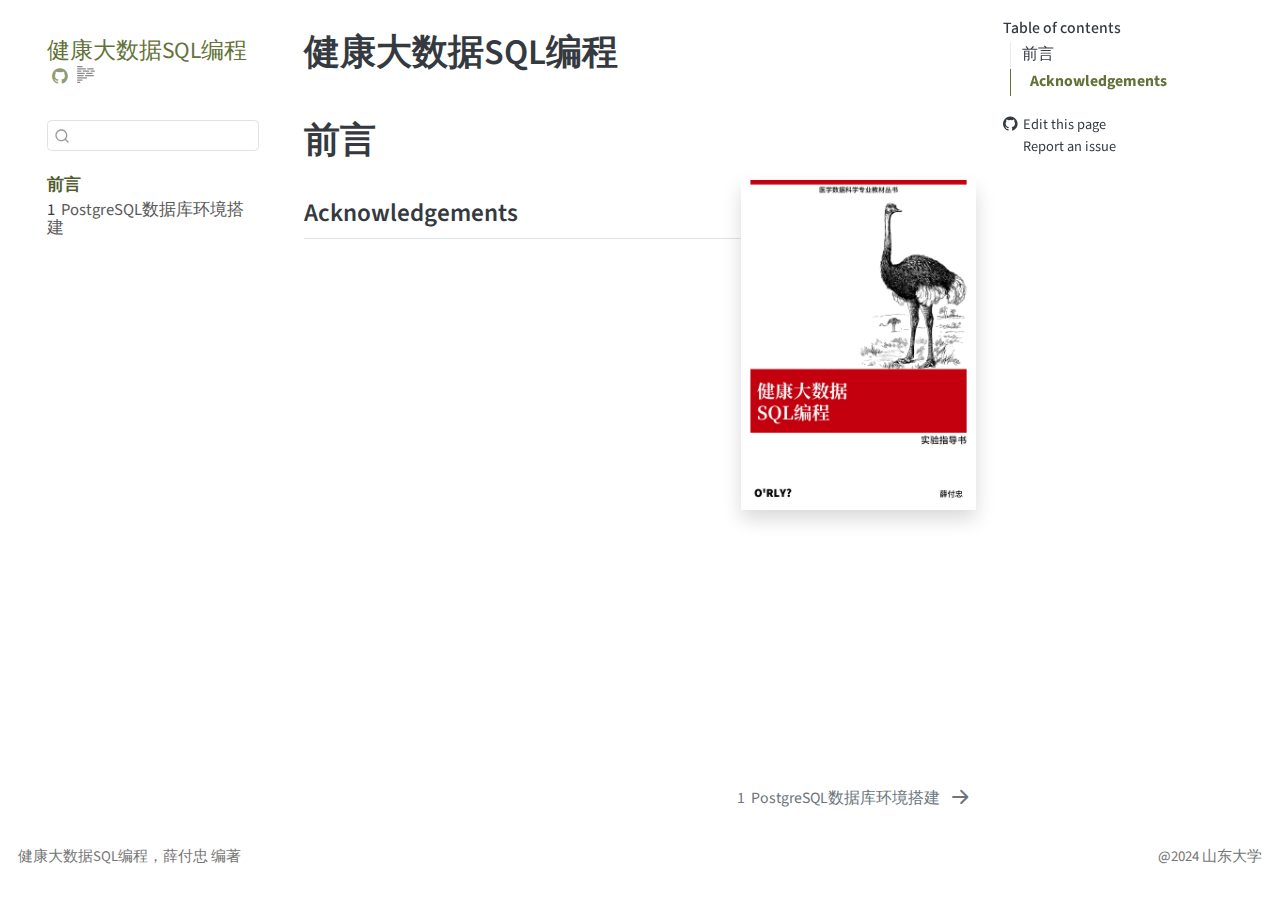
<file: _book/index.html>
<!DOCTYPE html>
<html xmlns="http://www.w3.org/1999/xhtml" lang="en" xml:lang="en"><head>

<meta charset="utf-8">
<meta name="generator" content="quarto-1.5.57">

<meta name="viewport" content="width=device-width, initial-scale=1.0, user-scalable=yes">

<meta name="author" content="薛付忠">

<title>健康大数据SQL编程</title>
<style>
code{white-space: pre-wrap;}
span.smallcaps{font-variant: small-caps;}
div.columns{display: flex; gap: min(4vw, 1.5em);}
div.column{flex: auto; overflow-x: auto;}
div.hanging-indent{margin-left: 1.5em; text-indent: -1.5em;}
ul.task-list{list-style: none;}
ul.task-list li input[type="checkbox"] {
  width: 0.8em;
  margin: 0 0.8em 0.2em -1em; /* quarto-specific, see https://github.com/quarto-dev/quarto-cli/issues/4556 */ 
  vertical-align: middle;
}
</style>


<script src="site_libs/quarto-nav/quarto-nav.js"></script>
<script src="site_libs/quarto-nav/headroom.min.js"></script>
<script src="site_libs/clipboard/clipboard.min.js"></script>
<script src="site_libs/quarto-search/autocomplete.umd.js"></script>
<script src="site_libs/quarto-search/fuse.min.js"></script>
<script src="site_libs/quarto-search/quarto-search.js"></script>
<meta name="quarto:offset" content="./">
<link href="./intro.html" rel="next">
<link href="./cover.jpg" rel="icon" type="image/jpeg">
<script src="site_libs/quarto-html/quarto.js"></script>
<script src="site_libs/quarto-html/popper.min.js"></script>
<script src="site_libs/quarto-html/tippy.umd.min.js"></script>
<script src="site_libs/quarto-html/anchor.min.js"></script>
<link href="site_libs/quarto-html/tippy.css" rel="stylesheet">
<link href="site_libs/quarto-html/quarto-syntax-highlighting.css" rel="stylesheet" id="quarto-text-highlighting-styles">
<script src="site_libs/bootstrap/bootstrap.min.js"></script>
<link href="site_libs/bootstrap/bootstrap-icons.css" rel="stylesheet">
<link href="site_libs/bootstrap/bootstrap.min.css" rel="stylesheet" id="quarto-bootstrap" data-mode="light">
<script id="quarto-search-options" type="application/json">{
  "location": "sidebar",
  "copy-button": false,
  "collapse-after": 3,
  "panel-placement": "start",
  "type": "textbox",
  "limit": 50,
  "keyboard-shortcut": [
    "f",
    "/",
    "s"
  ],
  "show-item-context": false,
  "language": {
    "search-no-results-text": "No results",
    "search-matching-documents-text": "matching documents",
    "search-copy-link-title": "Copy link to search",
    "search-hide-matches-text": "Hide additional matches",
    "search-more-match-text": "more match in this document",
    "search-more-matches-text": "more matches in this document",
    "search-clear-button-title": "Clear",
    "search-text-placeholder": "",
    "search-detached-cancel-button-title": "Cancel",
    "search-submit-button-title": "Submit",
    "search-label": "Search"
  }
}</script>
<!-- <script defer data-domain="r4ds.hadley.nz" src="https://plausible.io/js/plausible.js"></script> -->


</head>

<body class="nav-sidebar floating">

<div id="quarto-search-results"></div>
  <header id="quarto-header" class="headroom fixed-top">
  <nav class="quarto-secondary-nav">
    <div class="container-fluid d-flex">
      <button type="button" class="quarto-btn-toggle btn" data-bs-toggle="collapse" role="button" data-bs-target=".quarto-sidebar-collapse-item" aria-controls="quarto-sidebar" aria-expanded="false" aria-label="Toggle sidebar navigation" onclick="if (window.quartoToggleHeadroom) { window.quartoToggleHeadroom(); }">
        <i class="bi bi-layout-text-sidebar-reverse"></i>
      </button>
        <nav class="quarto-page-breadcrumbs" aria-label="breadcrumb"><ol class="breadcrumb"><li class="breadcrumb-item"><a href="./index.html">前言</a></li></ol></nav>
        <a class="flex-grow-1" role="navigation" data-bs-toggle="collapse" data-bs-target=".quarto-sidebar-collapse-item" aria-controls="quarto-sidebar" aria-expanded="false" aria-label="Toggle sidebar navigation" onclick="if (window.quartoToggleHeadroom) { window.quartoToggleHeadroom(); }">      
        </a>
      <button type="button" class="btn quarto-search-button" aria-label="Search" onclick="window.quartoOpenSearch();">
        <i class="bi bi-search"></i>
      </button>
    </div>
  </nav>
</header>
<!-- content -->
<div id="quarto-content" class="quarto-container page-columns page-rows-contents page-layout-article">
<!-- sidebar -->
  <nav id="quarto-sidebar" class="sidebar collapse collapse-horizontal quarto-sidebar-collapse-item sidebar-navigation floating overflow-auto">
    <div class="pt-lg-2 mt-2 text-left sidebar-header">
    <div class="sidebar-title mb-0 py-0">
      <a href="./">健康大数据SQL编程</a> 
        <div class="sidebar-tools-main">
    <a href="https://github.com/jingmingcn/r4ds/" title="Source Code" class="quarto-navigation-tool px-1" aria-label="Source Code"><i class="bi bi-github"></i></a>
  <a href="" class="quarto-reader-toggle quarto-navigation-tool px-1" onclick="window.quartoToggleReader(); return false;" title="Toggle reader mode">
  <div class="quarto-reader-toggle-btn">
  <i class="bi"></i>
  </div>
</a>
</div>
    </div>
      </div>
        <div class="mt-2 flex-shrink-0 align-items-center">
        <div class="sidebar-search">
        <div id="quarto-search" class="" title="Search"></div>
        </div>
        </div>
    <div class="sidebar-menu-container"> 
    <ul class="list-unstyled mt-1">
        <li class="sidebar-item">
  <div class="sidebar-item-container"> 
  <a href="./index.html" class="sidebar-item-text sidebar-link active">
 <span class="menu-text">前言</span></a>
  </div>
</li>
        <li class="sidebar-item">
  <div class="sidebar-item-container"> 
  <a href="./intro.html" class="sidebar-item-text sidebar-link">
 <span class="menu-text"><span class="chapter-number">1</span>&nbsp; <span class="chapter-title">PostgreSQL数据库环境搭建</span></span></a>
  </div>
</li>
    </ul>
    </div>
</nav>
<div id="quarto-sidebar-glass" class="quarto-sidebar-collapse-item" data-bs-toggle="collapse" data-bs-target=".quarto-sidebar-collapse-item"></div>
<!-- margin-sidebar -->
    <div id="quarto-margin-sidebar" class="sidebar margin-sidebar">
        <nav id="TOC" role="doc-toc" class="toc-active">
    <h2 id="toc-title">Table of contents</h2>
   
  <ul>
  <li><a href="#前言" id="toc-前言" class="nav-link active" data-scroll-target="#前言">前言</a>
  <ul class="collapse">
  <li><a href="#acknowledgements" id="toc-acknowledgements" class="nav-link" data-scroll-target="#acknowledgements">Acknowledgements</a></li>
  </ul></li>
  </ul>
<div class="toc-actions"><ul><li><a href="https://github.com/jingmingcn/r4ds/edit/main/index.qmd" class="toc-action"><i class="bi bi-github"></i>Edit this page</a></li><li><a href="https://github.com/jingmingcn/r4ds/issues/new" class="toc-action"><i class="bi empty"></i>Report an issue</a></li></ul></div></nav>
    </div>
<!-- main -->
<main class="content" id="quarto-document-content">

<header id="title-block-header" class="quarto-title-block default">
<div class="quarto-title">
<h1 class="title">健康大数据SQL编程</h1>
</div>



<div class="quarto-title-meta">

    
  
    
  </div>
  


</header>



<section id="前言" class="level1 unnumbered">
<h1 class="unnumbered">前言</h1><p><img src="cover.jpg" title="健康大数据SQL编程" class="quarto-cover-image img-fluid"></p>
<!-- This is the website for the 2nd edition of **"R for Data Science"**.
This book will teach you how to do data science with R: You'll learn how to get your data into R, get it into the most useful structure, transform it and visualize.

In this book, you will find a practicum of skills for data science.
Just as a chemist learns how to clean test tubes and stock a lab, you'll learn how to clean data and draw plots---and many other things besides.
These are the skills that allow data science to happen, and here you will find the best practices for doing each of these things with R.
You'll learn how to use the grammar of graphics, literate programming, and reproducible research to save time.
You'll also learn how to manage cognitive resources to facilitate discoveries when wrangling, visualizing, and exploring data.

This website is and will always be free, licensed under the [CC BY-NC-ND 3.0](https://creativecommons.org/licenses/by-nc-nd/3.0/us/) License.
If you'd like a physical copy of the book, you can order it on [Amazon](https://www.amazon.com/dp/1492097403?&tag=hadlwick-20).
If you appreciate reading the book for free and would like to give back, please make a donation to [Kākāpō Recovery](https://www.doc.govt.nz/kakapo-donate): the [kākāpō](https://www.youtube.com/watch?v=9T1vfsHYiKY) (which appears on the cover of R4DS) is a critically endangered parrot native to New Zealand; there are only 248 left.

If you speak another language, you might be interested in the freely available translations of the 1st edition:

-   [Spanish](http://es.r4ds.hadley.nz)
-   [Italian](https://it.r4ds.hadley.nz)
-   [Turkish](https://tr.r4ds.hadley.nz)

You can find suggested answers to exercises in the book at <https://mine-cetinkaya-rundel.github.io/r4ds-solutions>.

Please note that R4DS uses a [Contributor Code of Conduct](https://contributor-covenant.org/version/2/0/CODE_OF_CONDUCT.html).
By contributing to this book, you agree to abide by its terms. -->
<section id="acknowledgements" class="level2 unnumbered">
<h2 class="unnumbered anchored" data-anchor-id="acknowledgements">Acknowledgements</h2>
<!-- R4DS is hosted by <https://www.netlify.com> as part of their support of open source software and communities. -->


</section>
</section>

</main> <!-- /main -->
<script id="quarto-html-after-body" type="application/javascript">
window.document.addEventListener("DOMContentLoaded", function (event) {
  const toggleBodyColorMode = (bsSheetEl) => {
    const mode = bsSheetEl.getAttribute("data-mode");
    const bodyEl = window.document.querySelector("body");
    if (mode === "dark") {
      bodyEl.classList.add("quarto-dark");
      bodyEl.classList.remove("quarto-light");
    } else {
      bodyEl.classList.add("quarto-light");
      bodyEl.classList.remove("quarto-dark");
    }
  }
  const toggleBodyColorPrimary = () => {
    const bsSheetEl = window.document.querySelector("link#quarto-bootstrap");
    if (bsSheetEl) {
      toggleBodyColorMode(bsSheetEl);
    }
  }
  toggleBodyColorPrimary();  
  const icon = "";
  const anchorJS = new window.AnchorJS();
  anchorJS.options = {
    placement: 'right',
    icon: icon
  };
  anchorJS.add('.anchored');
  const isCodeAnnotation = (el) => {
    for (const clz of el.classList) {
      if (clz.startsWith('code-annotation-')) {                     
        return true;
      }
    }
    return false;
  }
  const onCopySuccess = function(e) {
    // button target
    const button = e.trigger;
    // don't keep focus
    button.blur();
    // flash "checked"
    button.classList.add('code-copy-button-checked');
    var currentTitle = button.getAttribute("title");
    button.setAttribute("title", "Copied!");
    let tooltip;
    if (window.bootstrap) {
      button.setAttribute("data-bs-toggle", "tooltip");
      button.setAttribute("data-bs-placement", "left");
      button.setAttribute("data-bs-title", "Copied!");
      tooltip = new bootstrap.Tooltip(button, 
        { trigger: "manual", 
          customClass: "code-copy-button-tooltip",
          offset: [0, -8]});
      tooltip.show();    
    }
    setTimeout(function() {
      if (tooltip) {
        tooltip.hide();
        button.removeAttribute("data-bs-title");
        button.removeAttribute("data-bs-toggle");
        button.removeAttribute("data-bs-placement");
      }
      button.setAttribute("title", currentTitle);
      button.classList.remove('code-copy-button-checked');
    }, 1000);
    // clear code selection
    e.clearSelection();
  }
  const getTextToCopy = function(trigger) {
      const codeEl = trigger.previousElementSibling.cloneNode(true);
      for (const childEl of codeEl.children) {
        if (isCodeAnnotation(childEl)) {
          childEl.remove();
        }
      }
      return codeEl.innerText;
  }
  const clipboard = new window.ClipboardJS('.code-copy-button:not([data-in-quarto-modal])', {
    text: getTextToCopy
  });
  clipboard.on('success', onCopySuccess);
  if (window.document.getElementById('quarto-embedded-source-code-modal')) {
    // For code content inside modals, clipBoardJS needs to be initialized with a container option
    // TODO: Check when it could be a function (https://github.com/zenorocha/clipboard.js/issues/860)
    const clipboardModal = new window.ClipboardJS('.code-copy-button[data-in-quarto-modal]', {
      text: getTextToCopy,
      container: window.document.getElementById('quarto-embedded-source-code-modal')
    });
    clipboardModal.on('success', onCopySuccess);
  }
    var localhostRegex = new RegExp(/^(?:http|https):\/\/localhost\:?[0-9]*\//);
    var mailtoRegex = new RegExp(/^mailto:/);
      var filterRegex = new RegExp("https:\/\/sql\.nihds\.com\/");
    var isInternal = (href) => {
        return filterRegex.test(href) || localhostRegex.test(href) || mailtoRegex.test(href);
    }
    // Inspect non-navigation links and adorn them if external
 	var links = window.document.querySelectorAll('a[href]:not(.nav-link):not(.navbar-brand):not(.toc-action):not(.sidebar-link):not(.sidebar-item-toggle):not(.pagination-link):not(.no-external):not([aria-hidden]):not(.dropdown-item):not(.quarto-navigation-tool):not(.about-link)');
    for (var i=0; i<links.length; i++) {
      const link = links[i];
      if (!isInternal(link.href)) {
        // undo the damage that might have been done by quarto-nav.js in the case of
        // links that we want to consider external
        if (link.dataset.originalHref !== undefined) {
          link.href = link.dataset.originalHref;
        }
      }
    }
  function tippyHover(el, contentFn, onTriggerFn, onUntriggerFn) {
    const config = {
      allowHTML: true,
      maxWidth: 500,
      delay: 100,
      arrow: false,
      appendTo: function(el) {
          return el.parentElement;
      },
      interactive: true,
      interactiveBorder: 10,
      theme: 'quarto',
      placement: 'bottom-start',
    };
    if (contentFn) {
      config.content = contentFn;
    }
    if (onTriggerFn) {
      config.onTrigger = onTriggerFn;
    }
    if (onUntriggerFn) {
      config.onUntrigger = onUntriggerFn;
    }
    window.tippy(el, config); 
  }
  const noterefs = window.document.querySelectorAll('a[role="doc-noteref"]');
  for (var i=0; i<noterefs.length; i++) {
    const ref = noterefs[i];
    tippyHover(ref, function() {
      // use id or data attribute instead here
      let href = ref.getAttribute('data-footnote-href') || ref.getAttribute('href');
      try { href = new URL(href).hash; } catch {}
      const id = href.replace(/^#\/?/, "");
      const note = window.document.getElementById(id);
      if (note) {
        return note.innerHTML;
      } else {
        return "";
      }
    });
  }
  const xrefs = window.document.querySelectorAll('a.quarto-xref');
  const processXRef = (id, note) => {
    // Strip column container classes
    const stripColumnClz = (el) => {
      el.classList.remove("page-full", "page-columns");
      if (el.children) {
        for (const child of el.children) {
          stripColumnClz(child);
        }
      }
    }
    stripColumnClz(note)
    if (id === null || id.startsWith('sec-')) {
      // Special case sections, only their first couple elements
      const container = document.createElement("div");
      if (note.children && note.children.length > 2) {
        container.appendChild(note.children[0].cloneNode(true));
        for (let i = 1; i < note.children.length; i++) {
          const child = note.children[i];
          if (child.tagName === "P" && child.innerText === "") {
            continue;
          } else {
            container.appendChild(child.cloneNode(true));
            break;
          }
        }
        if (window.Quarto?.typesetMath) {
          window.Quarto.typesetMath(container);
        }
        return container.innerHTML
      } else {
        if (window.Quarto?.typesetMath) {
          window.Quarto.typesetMath(note);
        }
        return note.innerHTML;
      }
    } else {
      // Remove any anchor links if they are present
      const anchorLink = note.querySelector('a.anchorjs-link');
      if (anchorLink) {
        anchorLink.remove();
      }
      if (window.Quarto?.typesetMath) {
        window.Quarto.typesetMath(note);
      }
      // TODO in 1.5, we should make sure this works without a callout special case
      if (note.classList.contains("callout")) {
        return note.outerHTML;
      } else {
        return note.innerHTML;
      }
    }
  }
  for (var i=0; i<xrefs.length; i++) {
    const xref = xrefs[i];
    tippyHover(xref, undefined, function(instance) {
      instance.disable();
      let url = xref.getAttribute('href');
      let hash = undefined; 
      if (url.startsWith('#')) {
        hash = url;
      } else {
        try { hash = new URL(url).hash; } catch {}
      }
      if (hash) {
        const id = hash.replace(/^#\/?/, "");
        const note = window.document.getElementById(id);
        if (note !== null) {
          try {
            const html = processXRef(id, note.cloneNode(true));
            instance.setContent(html);
          } finally {
            instance.enable();
            instance.show();
          }
        } else {
          // See if we can fetch this
          fetch(url.split('#')[0])
          .then(res => res.text())
          .then(html => {
            const parser = new DOMParser();
            const htmlDoc = parser.parseFromString(html, "text/html");
            const note = htmlDoc.getElementById(id);
            if (note !== null) {
              const html = processXRef(id, note);
              instance.setContent(html);
            } 
          }).finally(() => {
            instance.enable();
            instance.show();
          });
        }
      } else {
        // See if we can fetch a full url (with no hash to target)
        // This is a special case and we should probably do some content thinning / targeting
        fetch(url)
        .then(res => res.text())
        .then(html => {
          const parser = new DOMParser();
          const htmlDoc = parser.parseFromString(html, "text/html");
          const note = htmlDoc.querySelector('main.content');
          if (note !== null) {
            // This should only happen for chapter cross references
            // (since there is no id in the URL)
            // remove the first header
            if (note.children.length > 0 && note.children[0].tagName === "HEADER") {
              note.children[0].remove();
            }
            const html = processXRef(null, note);
            instance.setContent(html);
          } 
        }).finally(() => {
          instance.enable();
          instance.show();
        });
      }
    }, function(instance) {
    });
  }
      let selectedAnnoteEl;
      const selectorForAnnotation = ( cell, annotation) => {
        let cellAttr = 'data-code-cell="' + cell + '"';
        let lineAttr = 'data-code-annotation="' +  annotation + '"';
        const selector = 'span[' + cellAttr + '][' + lineAttr + ']';
        return selector;
      }
      const selectCodeLines = (annoteEl) => {
        const doc = window.document;
        const targetCell = annoteEl.getAttribute("data-target-cell");
        const targetAnnotation = annoteEl.getAttribute("data-target-annotation");
        const annoteSpan = window.document.querySelector(selectorForAnnotation(targetCell, targetAnnotation));
        const lines = annoteSpan.getAttribute("data-code-lines").split(",");
        const lineIds = lines.map((line) => {
          return targetCell + "-" + line;
        })
        let top = null;
        let height = null;
        let parent = null;
        if (lineIds.length > 0) {
            //compute the position of the single el (top and bottom and make a div)
            const el = window.document.getElementById(lineIds[0]);
            top = el.offsetTop;
            height = el.offsetHeight;
            parent = el.parentElement.parentElement;
          if (lineIds.length > 1) {
            const lastEl = window.document.getElementById(lineIds[lineIds.length - 1]);
            const bottom = lastEl.offsetTop + lastEl.offsetHeight;
            height = bottom - top;
          }
          if (top !== null && height !== null && parent !== null) {
            // cook up a div (if necessary) and position it 
            let div = window.document.getElementById("code-annotation-line-highlight");
            if (div === null) {
              div = window.document.createElement("div");
              div.setAttribute("id", "code-annotation-line-highlight");
              div.style.position = 'absolute';
              parent.appendChild(div);
            }
            div.style.top = top - 2 + "px";
            div.style.height = height + 4 + "px";
            div.style.left = 0;
            let gutterDiv = window.document.getElementById("code-annotation-line-highlight-gutter");
            if (gutterDiv === null) {
              gutterDiv = window.document.createElement("div");
              gutterDiv.setAttribute("id", "code-annotation-line-highlight-gutter");
              gutterDiv.style.position = 'absolute';
              const codeCell = window.document.getElementById(targetCell);
              const gutter = codeCell.querySelector('.code-annotation-gutter');
              gutter.appendChild(gutterDiv);
            }
            gutterDiv.style.top = top - 2 + "px";
            gutterDiv.style.height = height + 4 + "px";
          }
          selectedAnnoteEl = annoteEl;
        }
      };
      const unselectCodeLines = () => {
        const elementsIds = ["code-annotation-line-highlight", "code-annotation-line-highlight-gutter"];
        elementsIds.forEach((elId) => {
          const div = window.document.getElementById(elId);
          if (div) {
            div.remove();
          }
        });
        selectedAnnoteEl = undefined;
      };
        // Handle positioning of the toggle
    window.addEventListener(
      "resize",
      throttle(() => {
        elRect = undefined;
        if (selectedAnnoteEl) {
          selectCodeLines(selectedAnnoteEl);
        }
      }, 10)
    );
    function throttle(fn, ms) {
    let throttle = false;
    let timer;
      return (...args) => {
        if(!throttle) { // first call gets through
            fn.apply(this, args);
            throttle = true;
        } else { // all the others get throttled
            if(timer) clearTimeout(timer); // cancel #2
            timer = setTimeout(() => {
              fn.apply(this, args);
              timer = throttle = false;
            }, ms);
        }
      };
    }
      // Attach click handler to the DT
      const annoteDls = window.document.querySelectorAll('dt[data-target-cell]');
      for (const annoteDlNode of annoteDls) {
        annoteDlNode.addEventListener('click', (event) => {
          const clickedEl = event.target;
          if (clickedEl !== selectedAnnoteEl) {
            unselectCodeLines();
            const activeEl = window.document.querySelector('dt[data-target-cell].code-annotation-active');
            if (activeEl) {
              activeEl.classList.remove('code-annotation-active');
            }
            selectCodeLines(clickedEl);
            clickedEl.classList.add('code-annotation-active');
          } else {
            // Unselect the line
            unselectCodeLines();
            clickedEl.classList.remove('code-annotation-active');
          }
        });
      }
  const findCites = (el) => {
    const parentEl = el.parentElement;
    if (parentEl) {
      const cites = parentEl.dataset.cites;
      if (cites) {
        return {
          el,
          cites: cites.split(' ')
        };
      } else {
        return findCites(el.parentElement)
      }
    } else {
      return undefined;
    }
  };
  var bibliorefs = window.document.querySelectorAll('a[role="doc-biblioref"]');
  for (var i=0; i<bibliorefs.length; i++) {
    const ref = bibliorefs[i];
    const citeInfo = findCites(ref);
    if (citeInfo) {
      tippyHover(citeInfo.el, function() {
        var popup = window.document.createElement('div');
        citeInfo.cites.forEach(function(cite) {
          var citeDiv = window.document.createElement('div');
          citeDiv.classList.add('hanging-indent');
          citeDiv.classList.add('csl-entry');
          var biblioDiv = window.document.getElementById('ref-' + cite);
          if (biblioDiv) {
            citeDiv.innerHTML = biblioDiv.innerHTML;
          }
          popup.appendChild(citeDiv);
        });
        return popup.innerHTML;
      });
    }
  }
});
</script>
<nav class="page-navigation">
  <div class="nav-page nav-page-previous">
  </div>
  <div class="nav-page nav-page-next">
      <a href="./intro.html" class="pagination-link" aria-label="PostgreSQL数据库环境搭建">
        <span class="nav-page-text"><span class="chapter-number">1</span>&nbsp; <span class="chapter-title">PostgreSQL数据库环境搭建</span></span> <i class="bi bi-arrow-right-short"></i>
      </a>
  </div>
</nav>
</div> <!-- /content -->
<footer class="footer">
  <div class="nav-footer">
    <div class="nav-footer-left">
<p>健康大数据SQL编程，薛付忠 编著</p>
</div>   
    <div class="nav-footer-center">
      &nbsp;
    <div class="toc-actions d-sm-block d-md-none"><ul><li><a href="https://github.com/jingmingcn/r4ds/edit/main/index.qmd" class="toc-action"><i class="bi bi-github"></i>Edit this page</a></li><li><a href="https://github.com/jingmingcn/r4ds/issues/new" class="toc-action"><i class="bi empty"></i>Report an issue</a></li></ul></div></div>
    <div class="nav-footer-right">
<p><span class="citation" data-cites="2024">@2024</span> 山东大学</p>
</div>
  </div>
</footer>




</body></html>
</file>
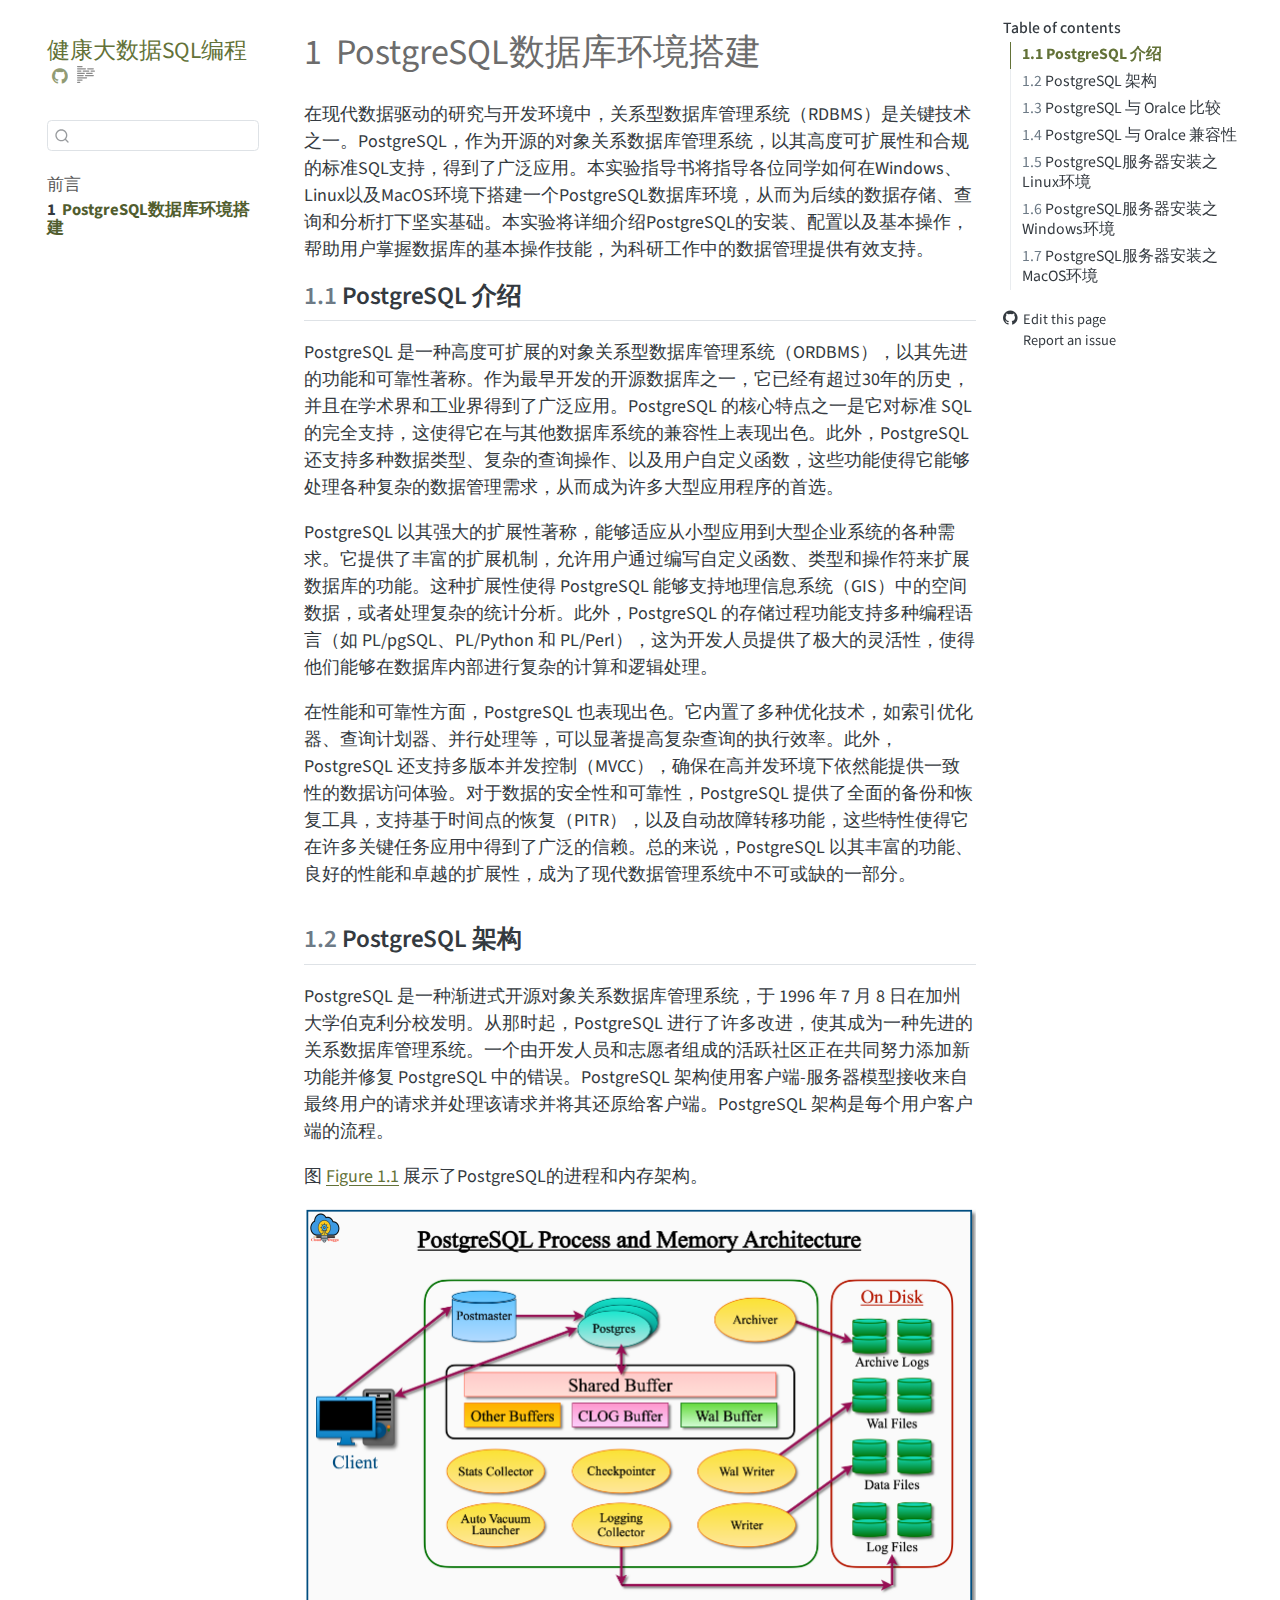
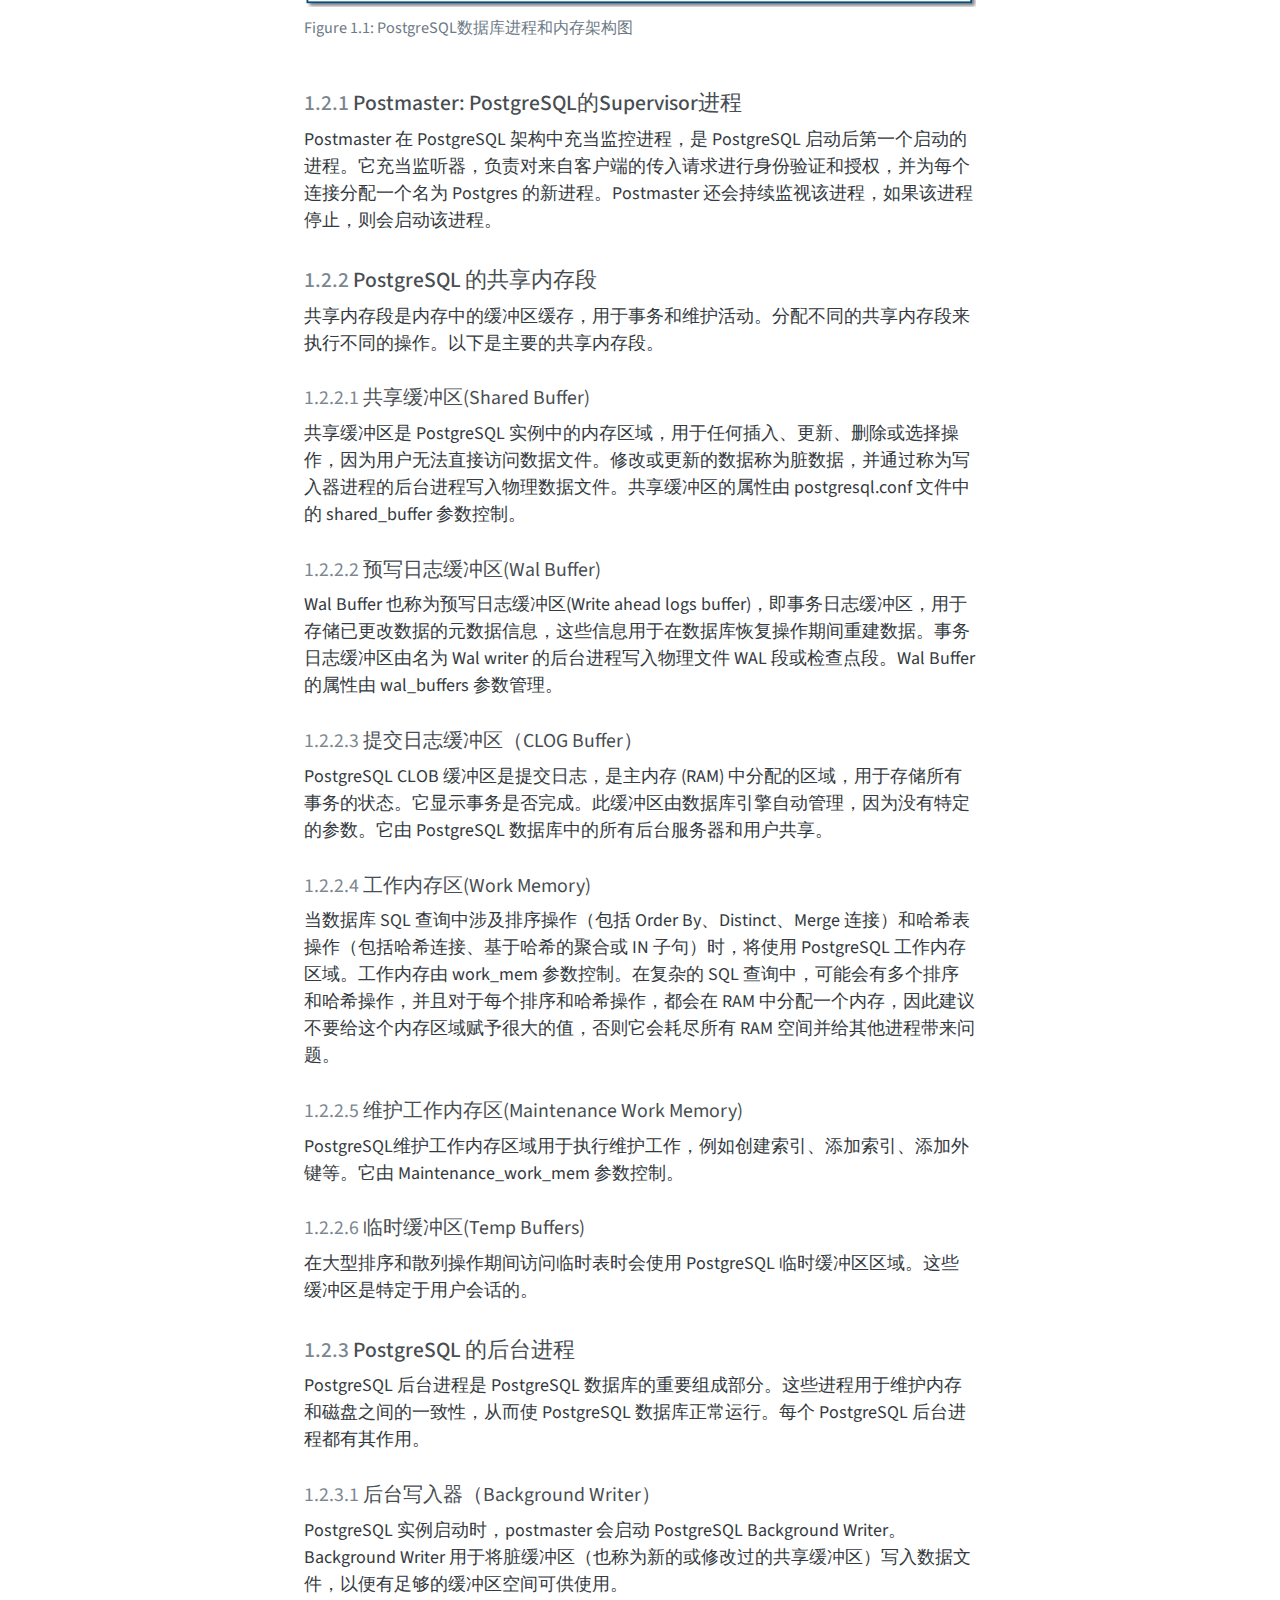
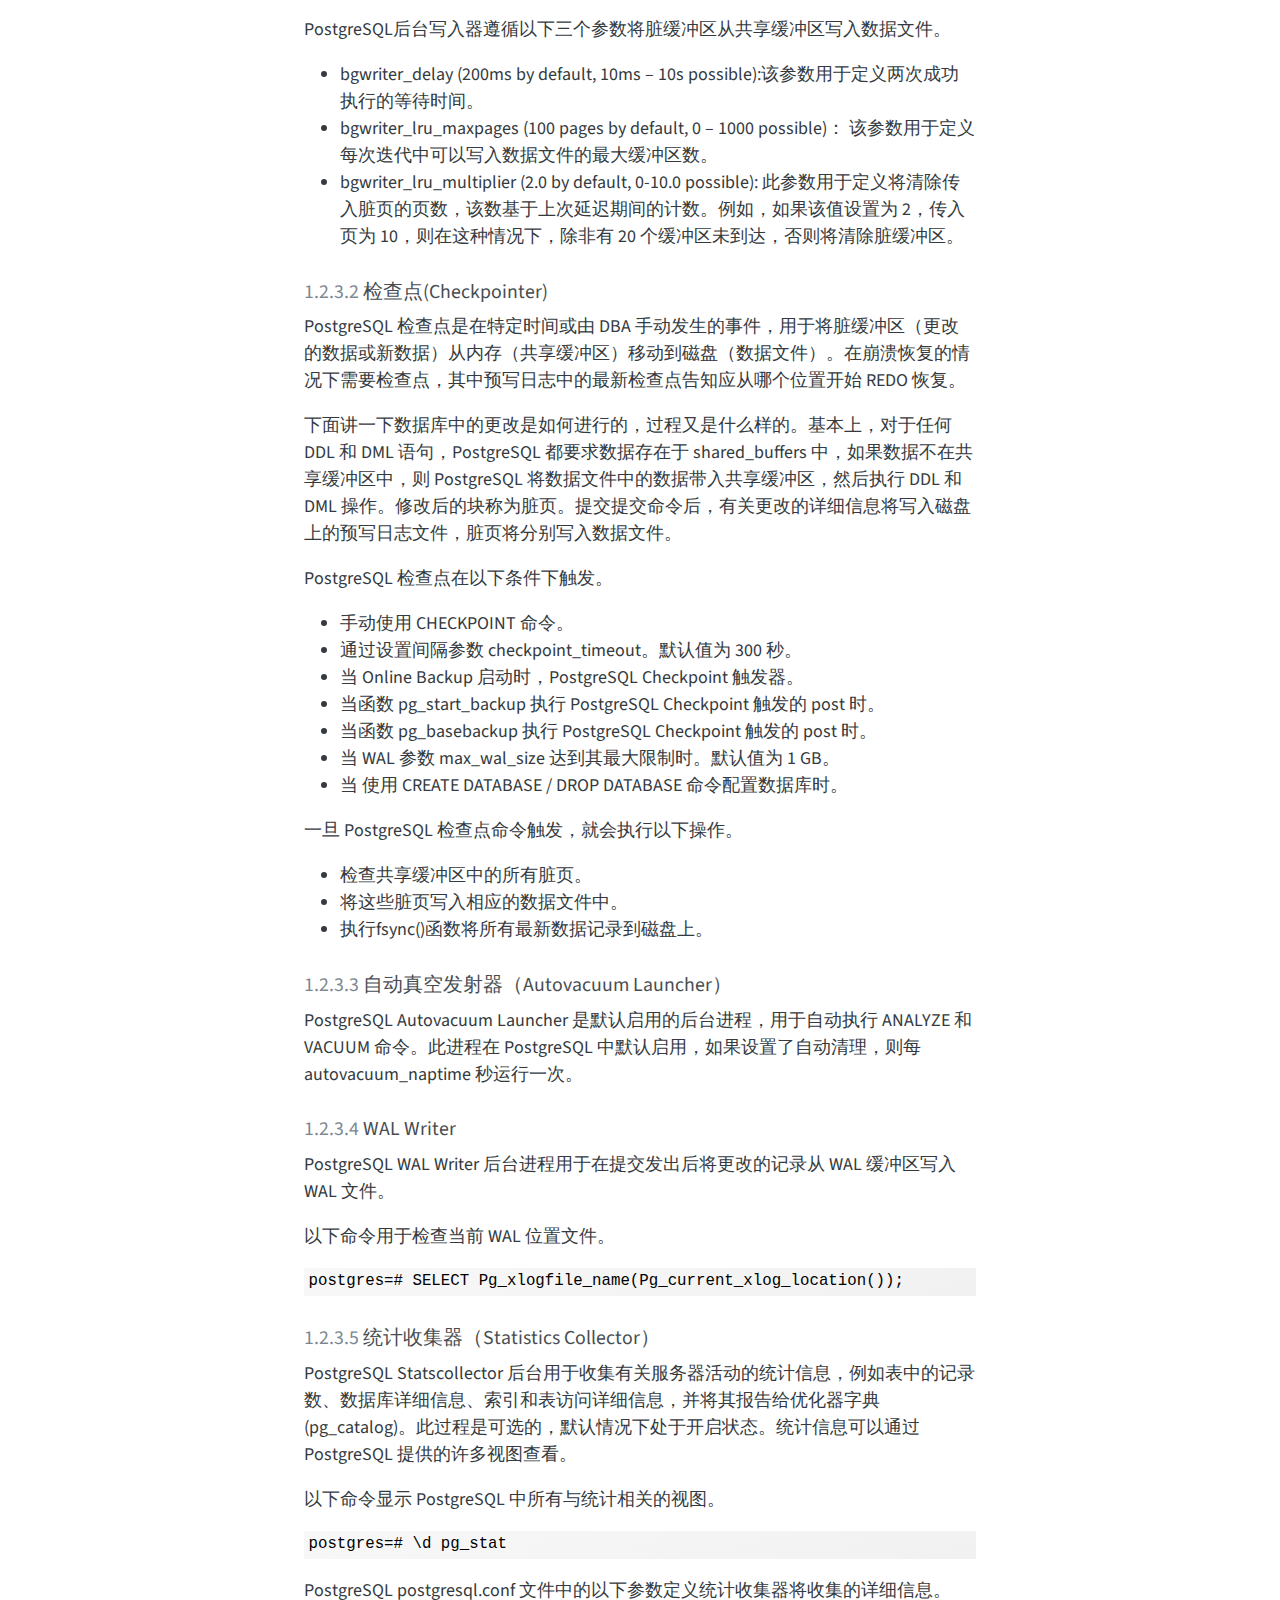
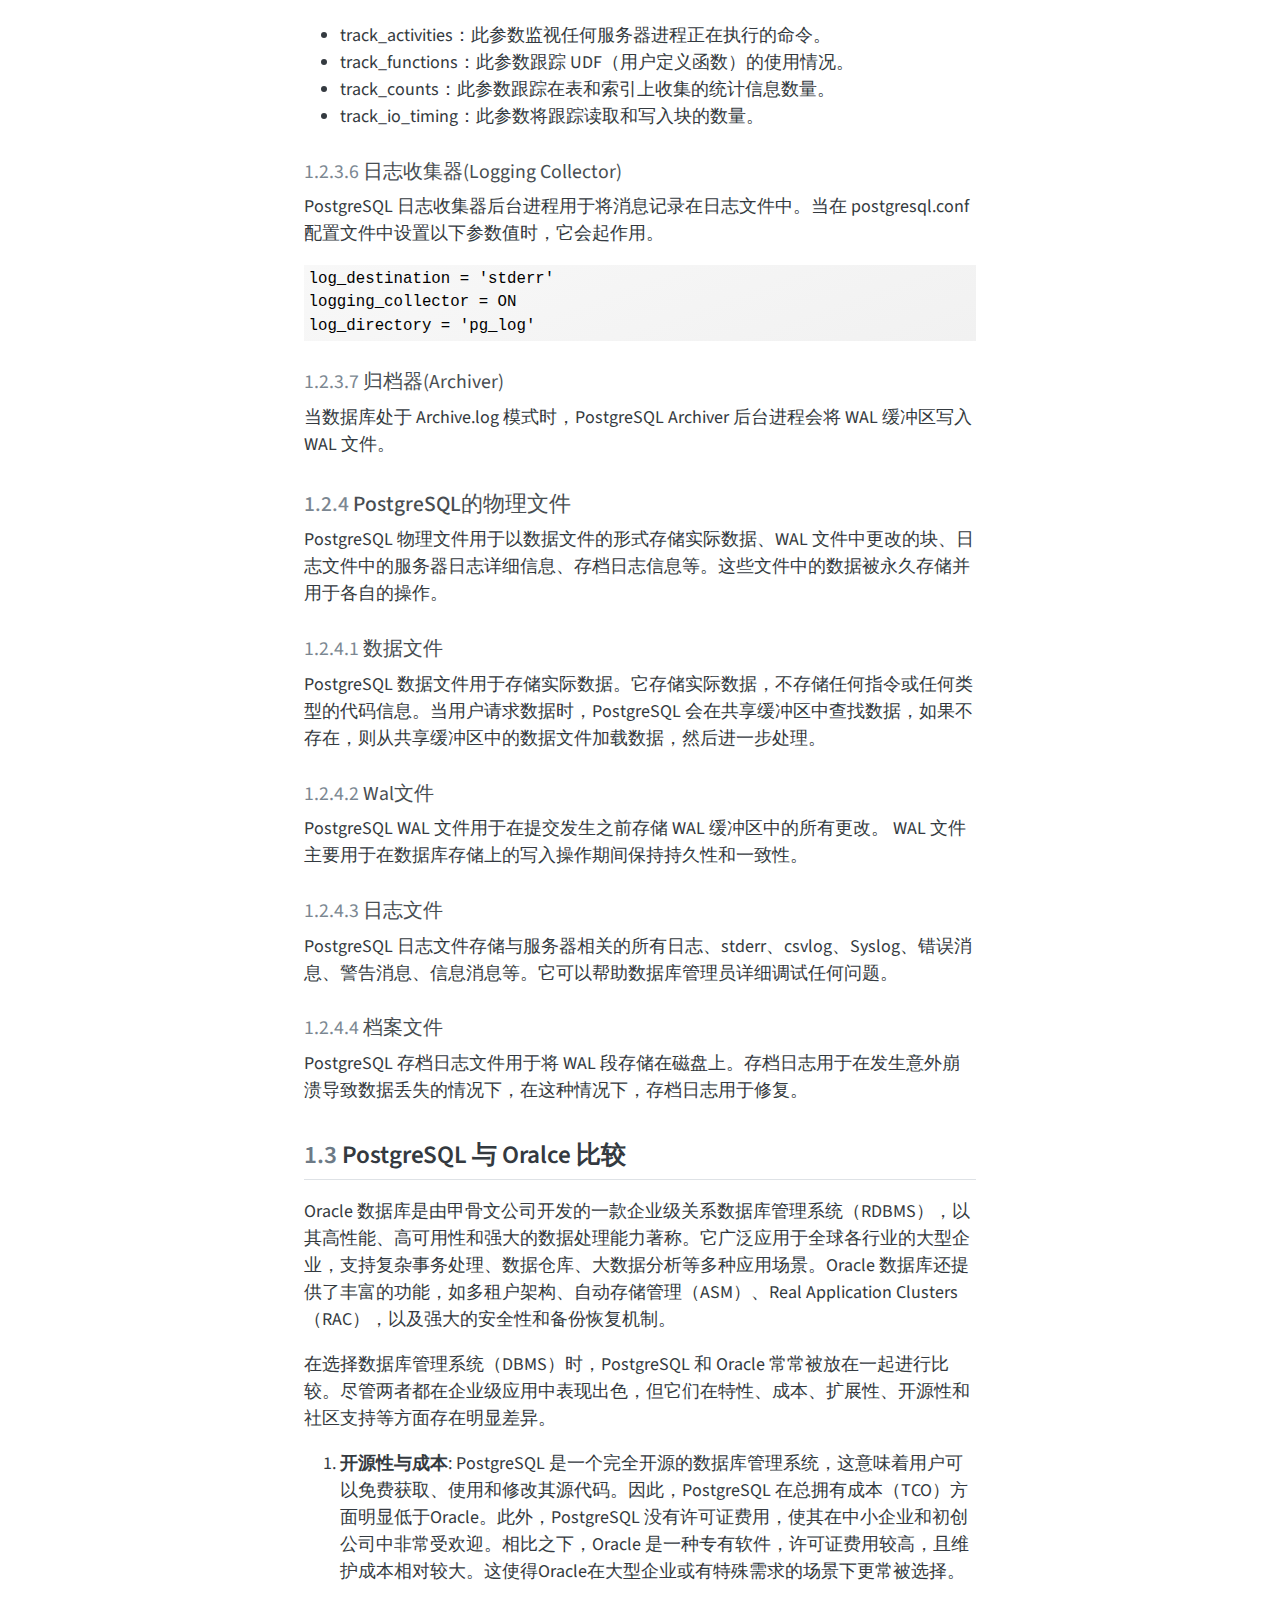
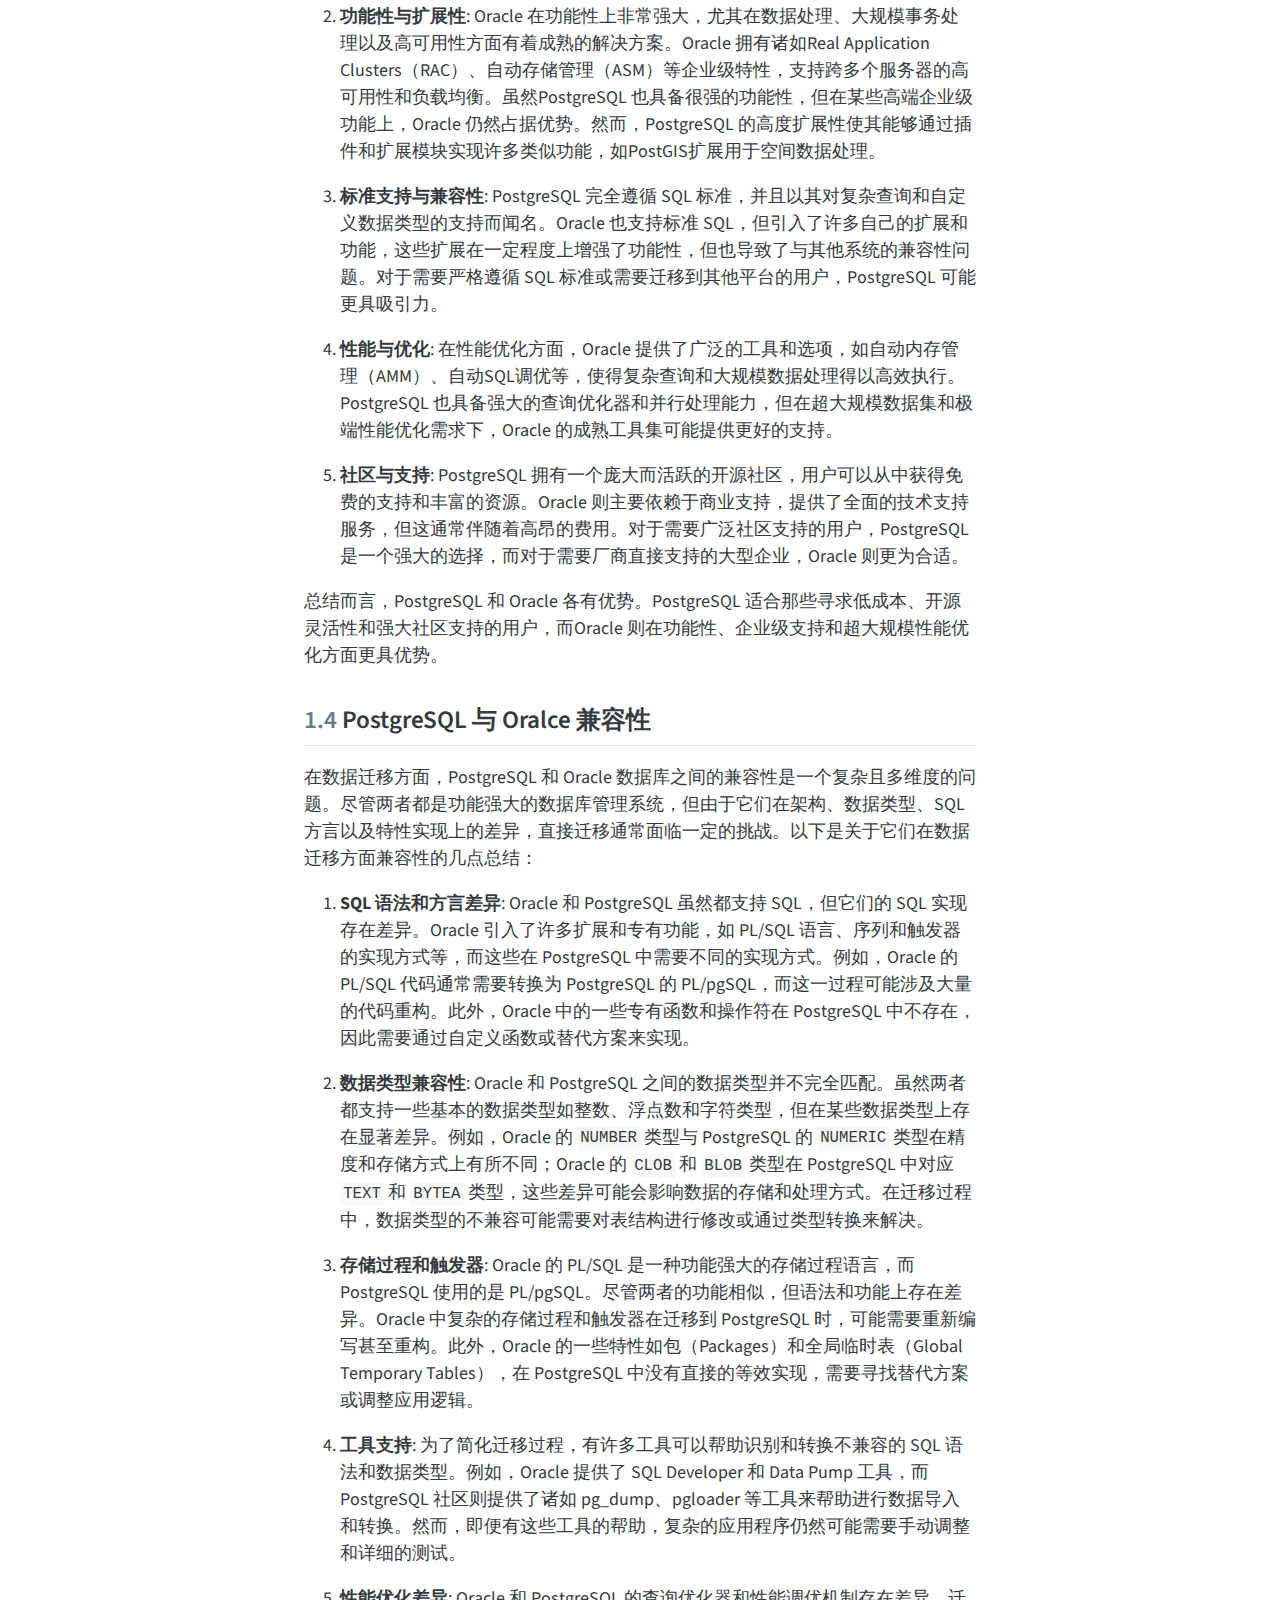
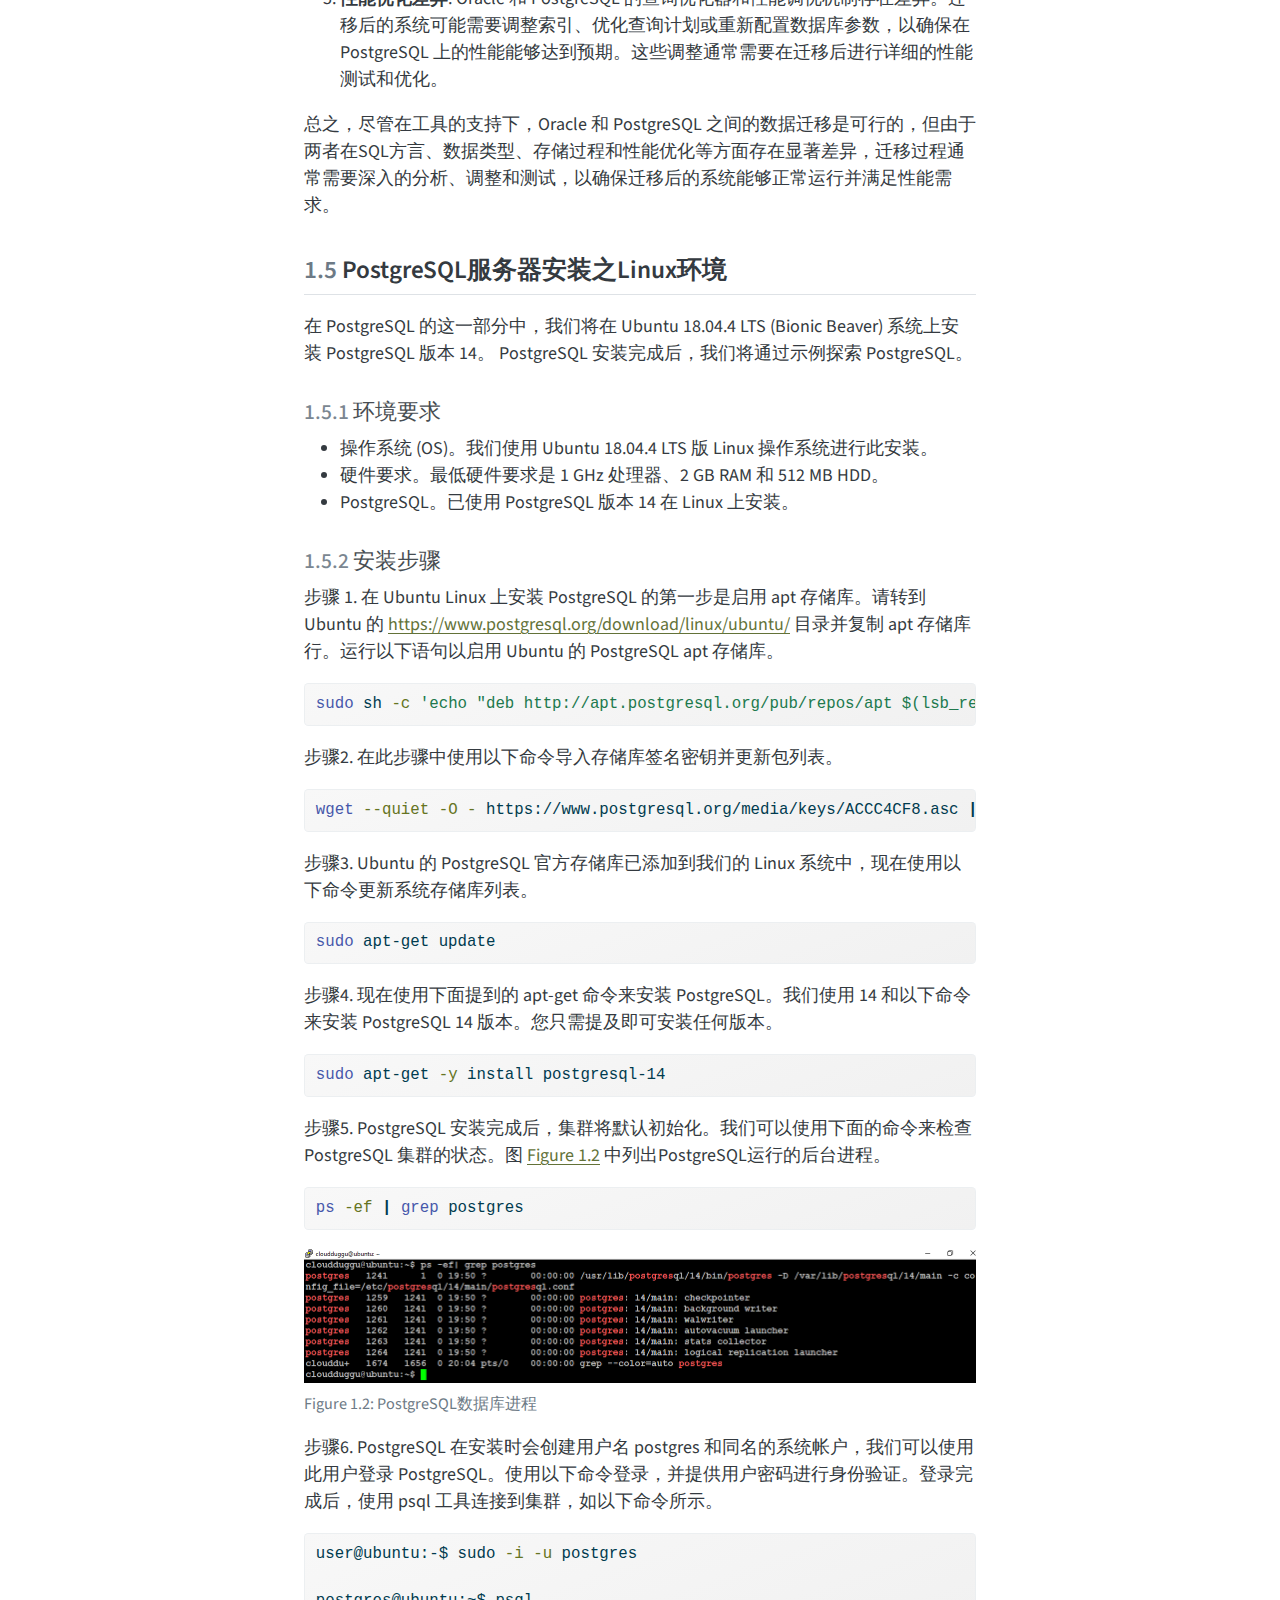
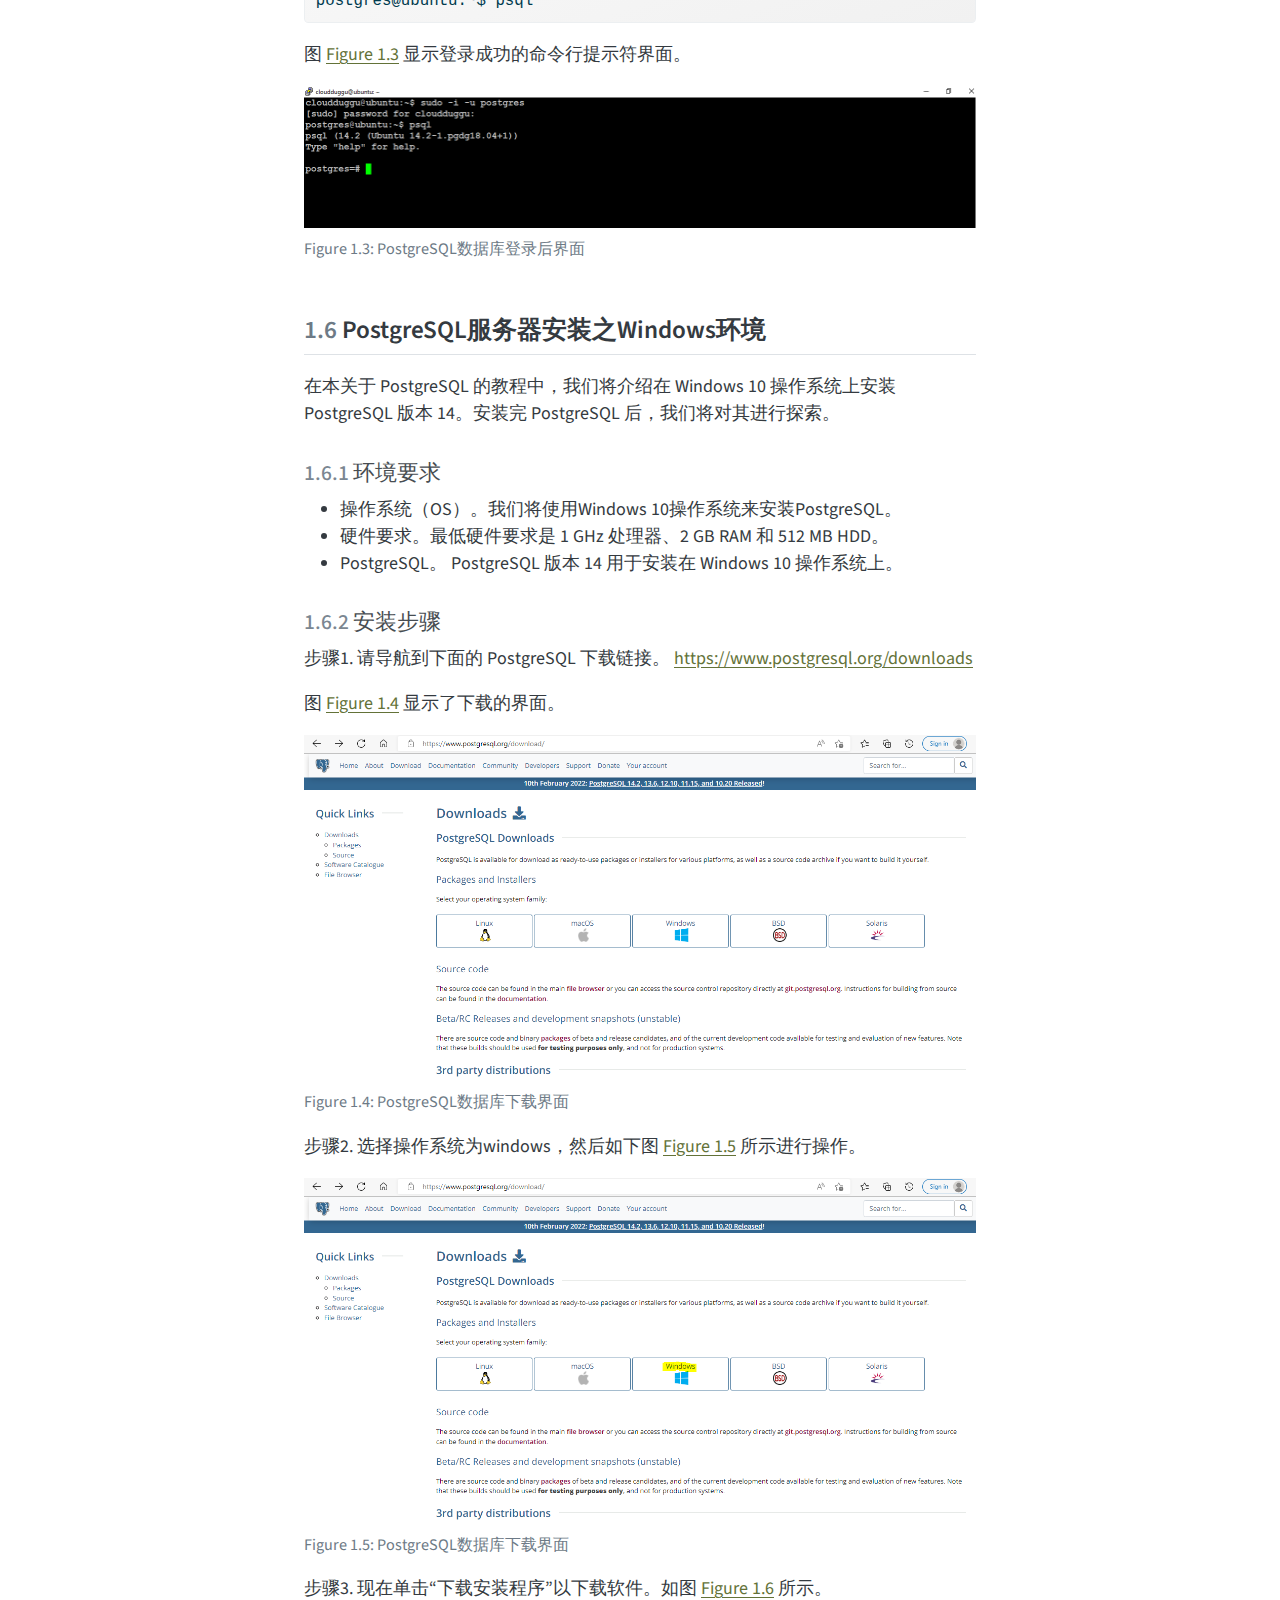
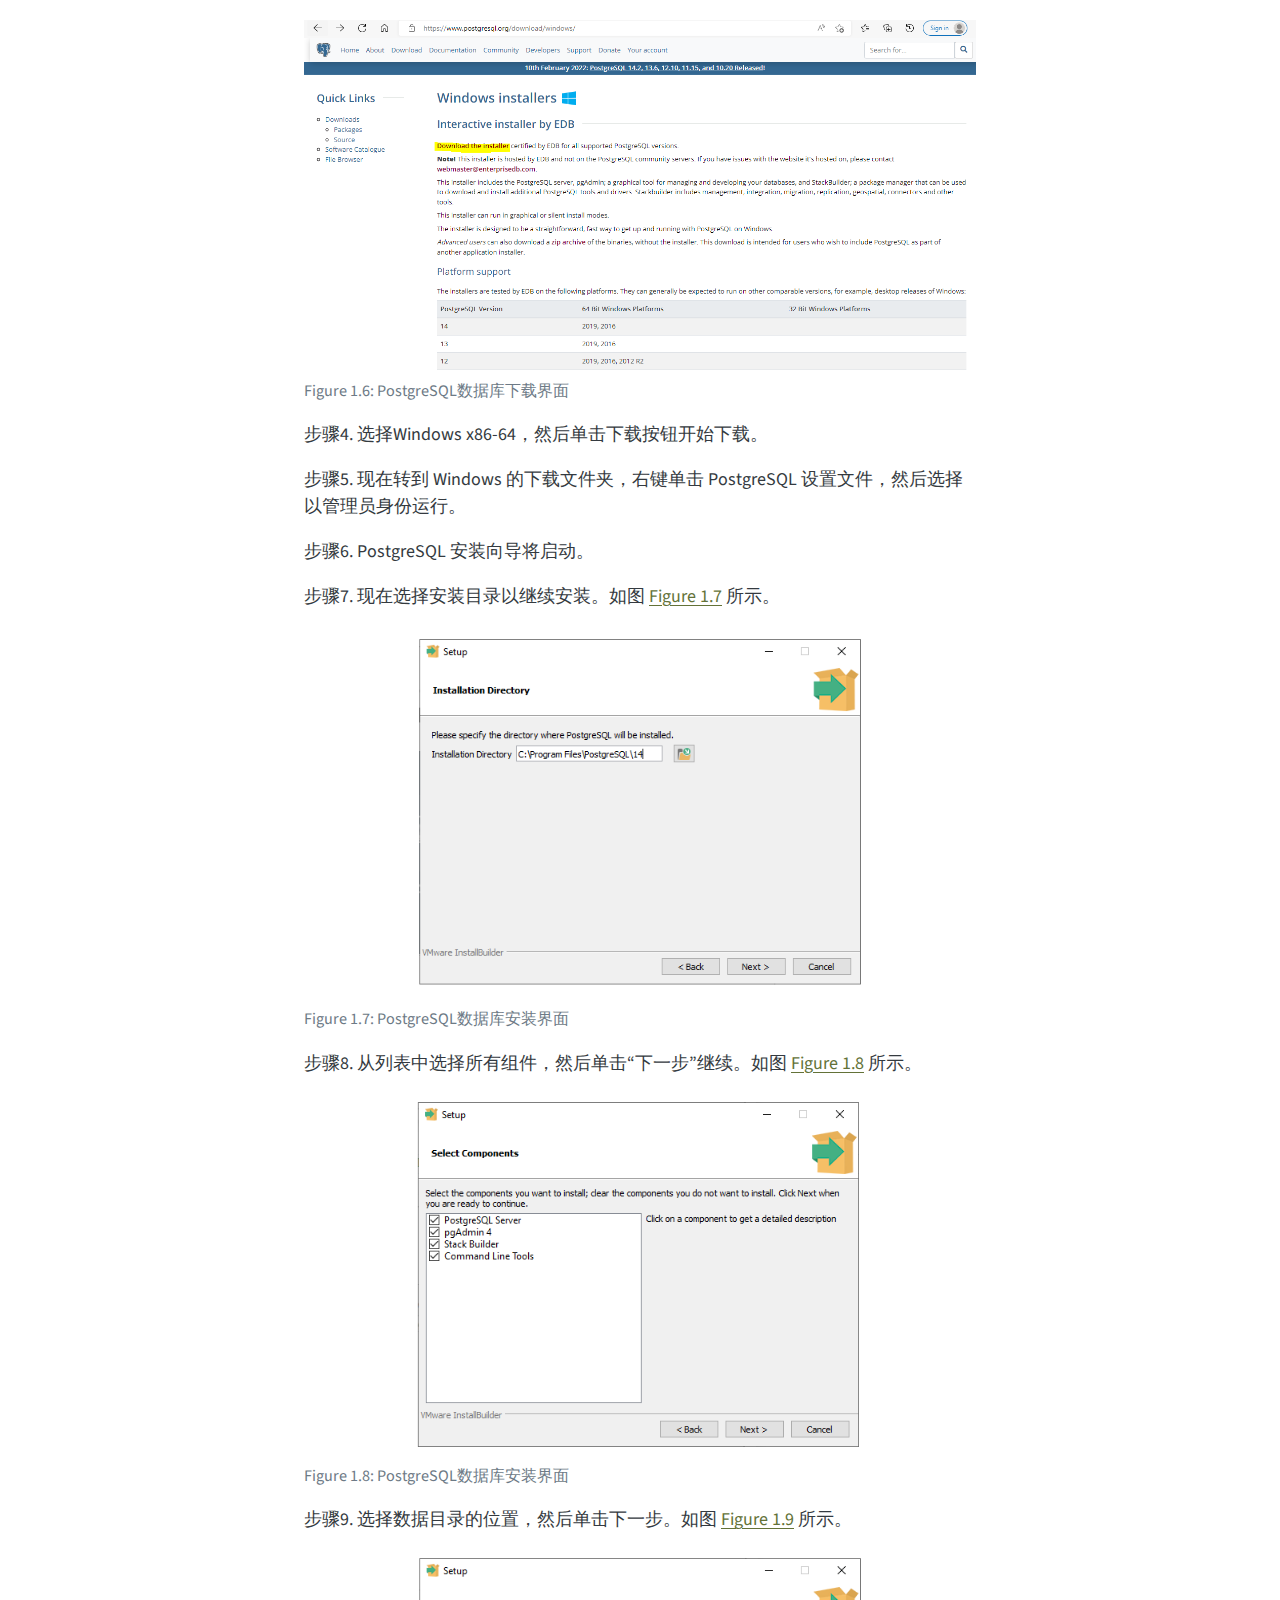
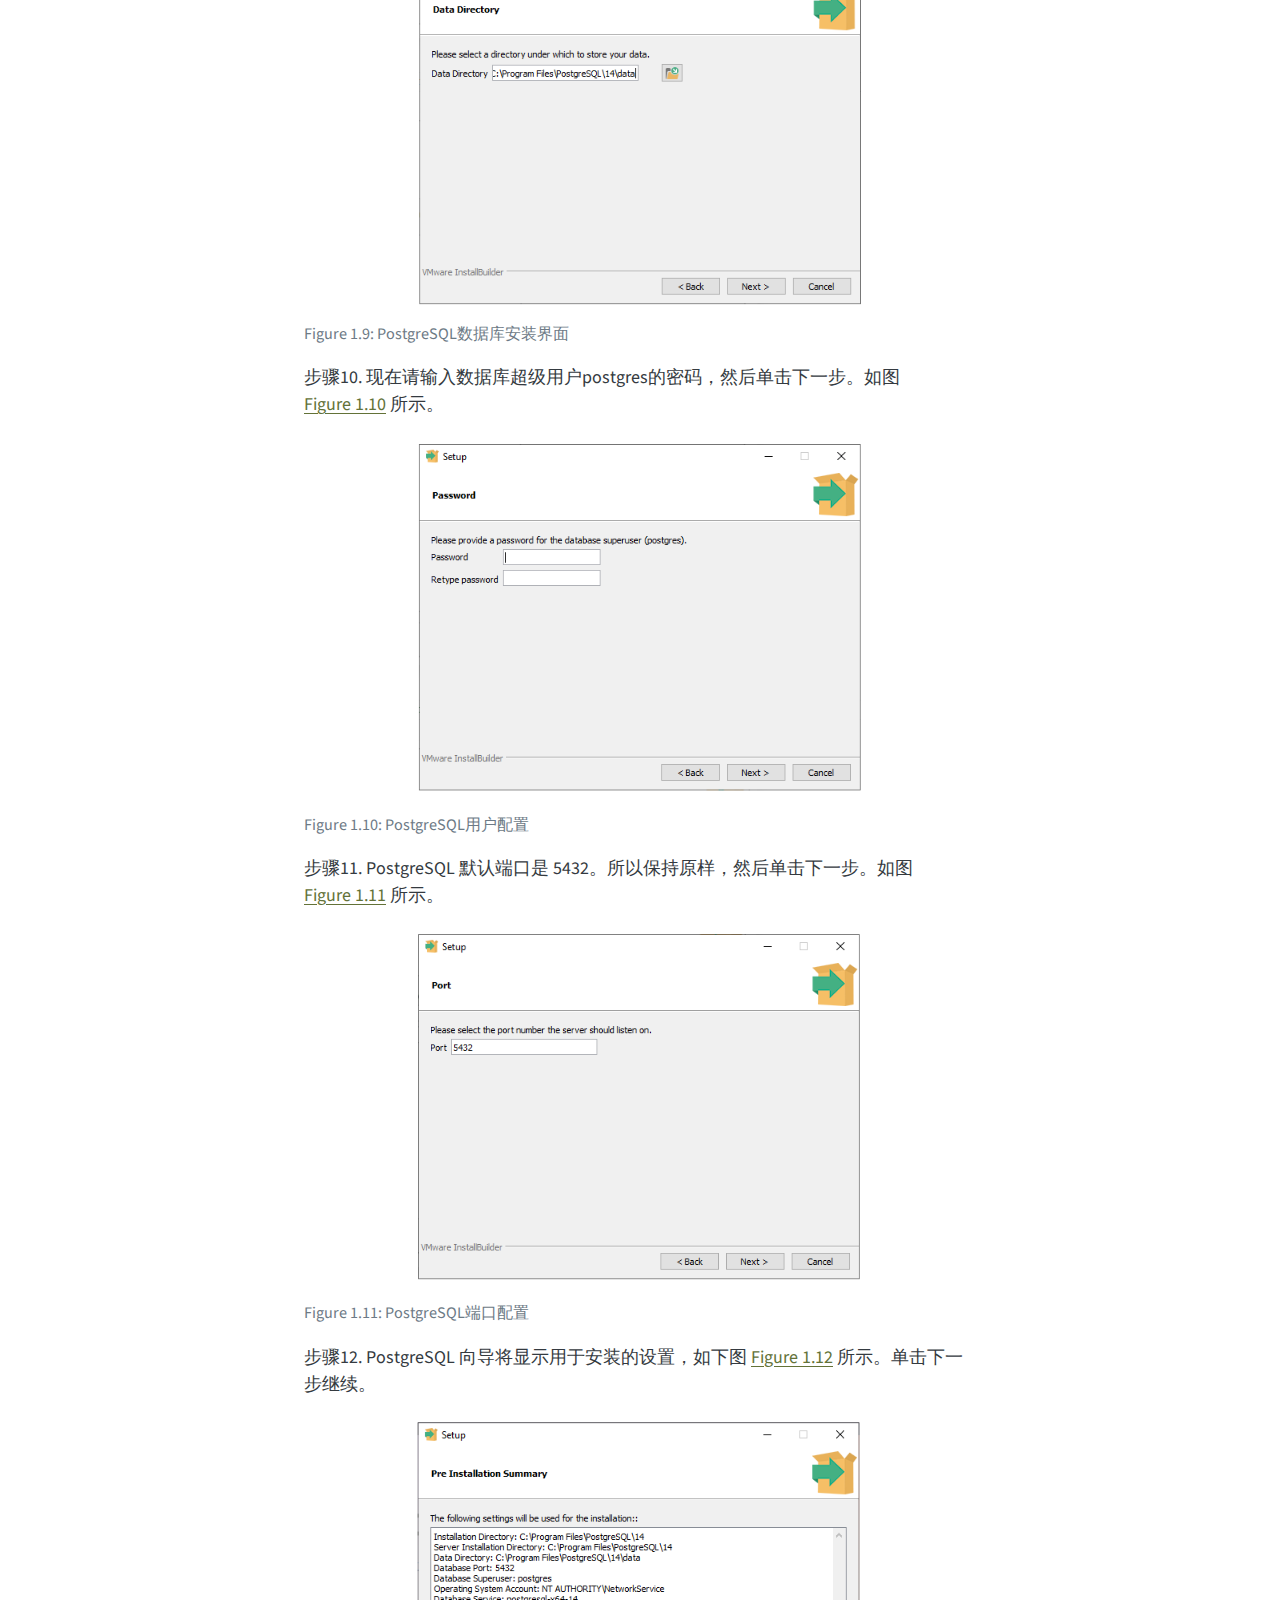
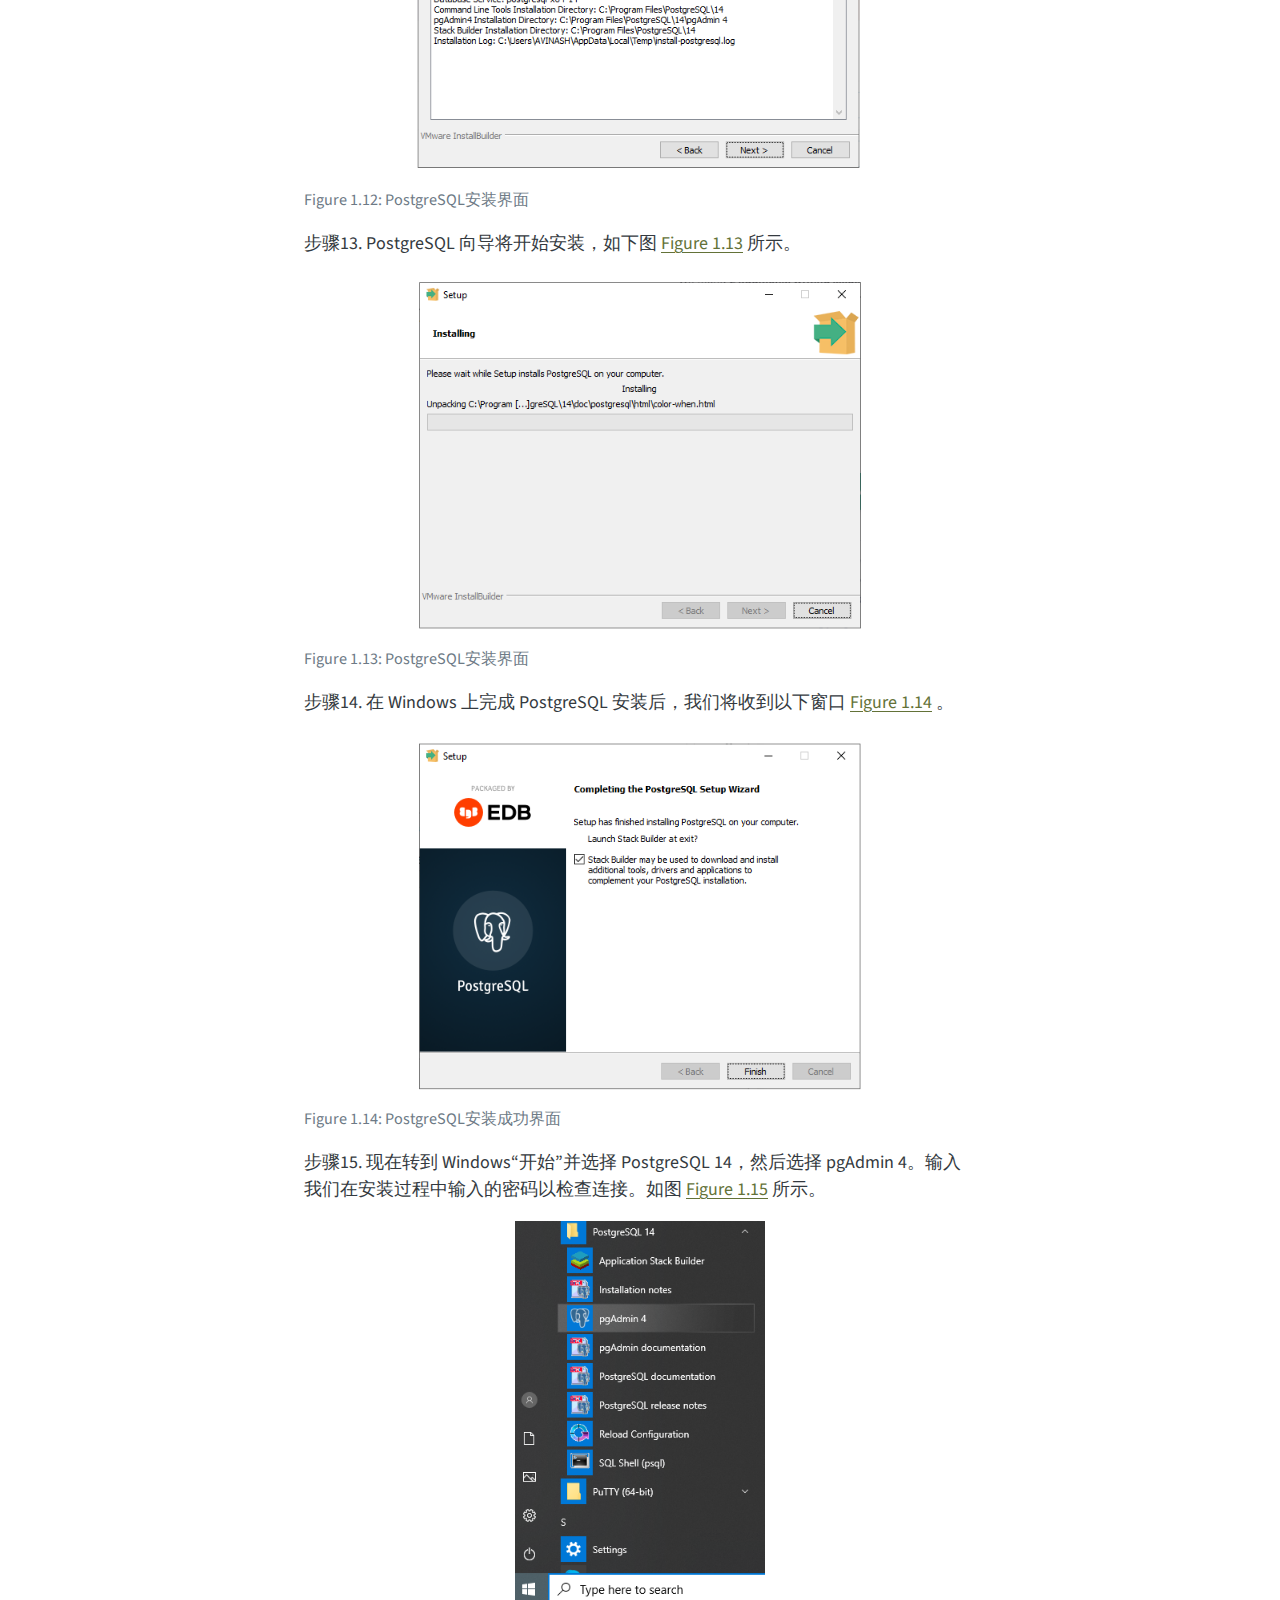
<file: _book/intro.html>
<!DOCTYPE html>
<html xmlns="http://www.w3.org/1999/xhtml" lang="en" xml:lang="en"><head>
<meta http-equiv="Content-Type" content="text/html; charset=UTF-8">
<meta charset="utf-8">
<meta name="generator" content="quarto-1.5.57">
<meta name="viewport" content="width=device-width, initial-scale=1.0, user-scalable=yes">
<meta name="author" content="薛付忠">
<title>1&nbsp; PostgreSQL数据库环境搭建 – 健康大数据SQL编程</title>
<style>
code{white-space: pre-wrap;}
span.smallcaps{font-variant: small-caps;}
div.columns{display: flex; gap: min(4vw, 1.5em);}
div.column{flex: auto; overflow-x: auto;}
div.hanging-indent{margin-left: 1.5em; text-indent: -1.5em;}
ul.task-list{list-style: none;}
ul.task-list li input[type="checkbox"] {
  width: 0.8em;
  margin: 0 0.8em 0.2em -1em; /* quarto-specific, see https://github.com/quarto-dev/quarto-cli/issues/4556 */ 
  vertical-align: middle;
}
/* CSS for syntax highlighting */
pre > code.sourceCode { white-space: pre; position: relative; }
pre > code.sourceCode > span { line-height: 1.25; }
pre > code.sourceCode > span:empty { height: 1.2em; }
.sourceCode { overflow: visible; }
code.sourceCode > span { color: inherit; text-decoration: inherit; }
div.sourceCode { margin: 1em 0; }
pre.sourceCode { margin: 0; }
@media screen {
div.sourceCode { overflow: auto; }
}
@media print {
pre > code.sourceCode { white-space: pre-wrap; }
pre > code.sourceCode > span { display: inline-block; text-indent: -5em; padding-left: 5em; }
}
pre.numberSource code
  { counter-reset: source-line 0; }
pre.numberSource code > span
  { position: relative; left: -4em; counter-increment: source-line; }
pre.numberSource code > span > a:first-child::before
  { content: counter(source-line);
    position: relative; left: -1em; text-align: right; vertical-align: baseline;
    border: none; display: inline-block;
    -webkit-touch-callout: none; -webkit-user-select: none;
    -khtml-user-select: none; -moz-user-select: none;
    -ms-user-select: none; user-select: none;
    padding: 0 4px; width: 4em;
  }
pre.numberSource { margin-left: 3em;  padding-left: 4px; }
div.sourceCode
  {   }
@media screen {
pre > code.sourceCode > span > a:first-child::before { text-decoration: underline; }
}
</style>

<script src="site_libs/quarto-nav/quarto-nav.js"></script>
<script src="site_libs/quarto-nav/headroom.min.js"></script>
<script src="site_libs/clipboard/clipboard.min.js"></script>
<script src="site_libs/quarto-search/autocomplete.umd.js"></script>
<script src="site_libs/quarto-search/fuse.min.js"></script>
<script src="site_libs/quarto-search/quarto-search.js"></script>
<meta name="quarto:offset" content="./">
<link href="./index.html" rel="prev">
<link href="./cover.jpg" rel="icon" type="image/jpeg">
<script src="site_libs/quarto-html/quarto.js"></script>
<script src="site_libs/quarto-html/popper.min.js"></script>
<script src="site_libs/quarto-html/tippy.umd.min.js"></script>
<script src="site_libs/quarto-html/anchor.min.js"></script>
<link href="site_libs/quarto-html/tippy.css" rel="stylesheet">
<link href="site_libs/quarto-html/quarto-syntax-highlighting.css" rel="stylesheet" id="quarto-text-highlighting-styles">
<script src="site_libs/bootstrap/bootstrap.min.js"></script>
<link href="site_libs/bootstrap/bootstrap-icons.css" rel="stylesheet">
<link href="site_libs/bootstrap/bootstrap.min.css" rel="stylesheet" id="quarto-bootstrap" data-mode="light"><script id="quarto-search-options" type="application/json">{
  "location": "sidebar",
  "copy-button": false,
  "collapse-after": 3,
  "panel-placement": "start",
  "type": "textbox",
  "limit": 50,
  "keyboard-shortcut": [
    "f",
    "/",
    "s"
  ],
  "show-item-context": false,
  "language": {
    "search-no-results-text": "No results",
    "search-matching-documents-text": "matching documents",
    "search-copy-link-title": "Copy link to search",
    "search-hide-matches-text": "Hide additional matches",
    "search-more-match-text": "more match in this document",
    "search-more-matches-text": "more matches in this document",
    "search-clear-button-title": "Clear",
    "search-text-placeholder": "",
    "search-detached-cancel-button-title": "Cancel",
    "search-submit-button-title": "Submit",
    "search-label": "Search"
  }
}</script><!-- <script defer data-domain="r4ds.hadley.nz" src="https://plausible.io/js/plausible.js"></script> -->
</head>
<body class="nav-sidebar floating">

<div id="quarto-search-results"></div>
  <header id="quarto-header" class="headroom fixed-top"><nav class="quarto-secondary-nav"><div class="container-fluid d-flex">
      <button type="button" class="quarto-btn-toggle btn" data-bs-toggle="collapse" role="button" data-bs-target=".quarto-sidebar-collapse-item" aria-controls="quarto-sidebar" aria-expanded="false" aria-label="Toggle sidebar navigation" onclick="if (window.quartoToggleHeadroom) { window.quartoToggleHeadroom(); }">
        <i class="bi bi-layout-text-sidebar-reverse"></i>
      </button>
        <nav class="quarto-page-breadcrumbs" aria-label="breadcrumb"><ol class="breadcrumb"><li class="breadcrumb-item"><a href="./intro.html"><span class="chapter-number">1</span>&nbsp; <span class="chapter-title">PostgreSQL数据库环境搭建</span></a></li></ol></nav>
        <a class="flex-grow-1" role="navigation" data-bs-toggle="collapse" data-bs-target=".quarto-sidebar-collapse-item" aria-controls="quarto-sidebar" aria-expanded="false" aria-label="Toggle sidebar navigation" onclick="if (window.quartoToggleHeadroom) { window.quartoToggleHeadroom(); }">      
        </a>
      <button type="button" class="btn quarto-search-button" aria-label="Search" onclick="window.quartoOpenSearch();">
        <i class="bi bi-search"></i>
      </button>
    </div>
  </nav></header><!-- content --><div id="quarto-content" class="quarto-container page-columns page-rows-contents page-layout-article">
<!-- sidebar -->
  <nav id="quarto-sidebar" class="sidebar collapse collapse-horizontal quarto-sidebar-collapse-item sidebar-navigation floating overflow-auto"><div class="pt-lg-2 mt-2 text-left sidebar-header">
    <div class="sidebar-title mb-0 py-0">
      <a href="./">健康大数据SQL编程</a> 
        <div class="sidebar-tools-main">
    <a href="https://github.com/jingmingcn/r4ds/" title="Source Code" class="quarto-navigation-tool px-1" aria-label="Source Code"><i class="bi bi-github"></i></a>
  <a href="" class="quarto-reader-toggle quarto-navigation-tool px-1" onclick="window.quartoToggleReader(); return false;" title="Toggle reader mode">
  <div class="quarto-reader-toggle-btn">
  <i class="bi"></i>
  </div>
</a>
</div>
    </div>
      </div>
        <div class="mt-2 flex-shrink-0 align-items-center">
        <div class="sidebar-search">
        <div id="quarto-search" class="" title="Search"></div>
        </div>
        </div>
    <div class="sidebar-menu-container"> 
    <ul class="list-unstyled mt-1">
<li class="sidebar-item">
  <div class="sidebar-item-container"> 
  <a href="./index.html" class="sidebar-item-text sidebar-link">
 <span class="menu-text">前言</span></a>
  </div>
</li>
        <li class="sidebar-item">
  <div class="sidebar-item-container"> 
  <a href="./intro.html" class="sidebar-item-text sidebar-link active">
 <span class="menu-text"><span class="chapter-number">1</span>&nbsp; <span class="chapter-title">PostgreSQL数据库环境搭建</span></span></a>
  </div>
</li>
    </ul>
</div>
</nav><div id="quarto-sidebar-glass" class="quarto-sidebar-collapse-item" data-bs-toggle="collapse" data-bs-target=".quarto-sidebar-collapse-item"></div>
<!-- margin-sidebar -->
    <div id="quarto-margin-sidebar" class="sidebar margin-sidebar">
        <nav id="TOC" role="doc-toc" class="toc-active"><h2 id="toc-title">Table of contents</h2>
   
  <ul>
<li><a href="#postgresql-%E4%BB%8B%E7%BB%8D" id="toc-postgresql-介绍" class="nav-link active" data-scroll-target="#postgresql-%E4%BB%8B%E7%BB%8D"><span class="header-section-number">1.1</span> PostgreSQL 介绍</a></li>
  <li>
<a href="#postgresql-%E6%9E%B6%E6%9E%84" id="toc-postgresql-架构" class="nav-link" data-scroll-target="#postgresql-%E6%9E%B6%E6%9E%84"><span class="header-section-number">1.2</span> PostgreSQL 架构</a>
  <ul class="collapse">
<li><a href="#postmaster-postgresql%E7%9A%84supervisor%E8%BF%9B%E7%A8%8B" id="toc-postmaster-postgresql的supervisor进程" class="nav-link" data-scroll-target="#postmaster-postgresql%E7%9A%84supervisor%E8%BF%9B%E7%A8%8B"><span class="header-section-number">1.2.1</span> Postmaster: PostgreSQL的Supervisor进程</a></li>
  <li><a href="#postgresql-%E7%9A%84%E5%85%B1%E4%BA%AB%E5%86%85%E5%AD%98%E6%AE%B5" id="toc-postgresql-的共享内存段" class="nav-link" data-scroll-target="#postgresql-%E7%9A%84%E5%85%B1%E4%BA%AB%E5%86%85%E5%AD%98%E6%AE%B5"><span class="header-section-number">1.2.2</span> PostgreSQL 的共享内存段</a></li>
  <li><a href="#postgresql-%E7%9A%84%E5%90%8E%E5%8F%B0%E8%BF%9B%E7%A8%8B" id="toc-postgresql-的后台进程" class="nav-link" data-scroll-target="#postgresql-%E7%9A%84%E5%90%8E%E5%8F%B0%E8%BF%9B%E7%A8%8B"><span class="header-section-number">1.2.3</span> PostgreSQL 的后台进程</a></li>
  <li><a href="#postgresql%E7%9A%84%E7%89%A9%E7%90%86%E6%96%87%E4%BB%B6" id="toc-postgresql的物理文件" class="nav-link" data-scroll-target="#postgresql%E7%9A%84%E7%89%A9%E7%90%86%E6%96%87%E4%BB%B6"><span class="header-section-number">1.2.4</span> PostgreSQL的物理文件</a></li>
  </ul>
</li>
  <li><a href="#postgresql-%E4%B8%8E-oralce-%E6%AF%94%E8%BE%83" id="toc-postgresql-与-oralce-比较" class="nav-link" data-scroll-target="#postgresql-%E4%B8%8E-oralce-%E6%AF%94%E8%BE%83"><span class="header-section-number">1.3</span> PostgreSQL 与 Oralce 比较</a></li>
  <li><a href="#postgresql-%E4%B8%8E-oralce-%E5%85%BC%E5%AE%B9%E6%80%A7" id="toc-postgresql-与-oralce-兼容性" class="nav-link" data-scroll-target="#postgresql-%E4%B8%8E-oralce-%E5%85%BC%E5%AE%B9%E6%80%A7"><span class="header-section-number">1.4</span> PostgreSQL 与 Oralce 兼容性</a></li>
  <li>
<a href="#postgresql%E6%9C%8D%E5%8A%A1%E5%99%A8%E5%AE%89%E8%A3%85%E4%B9%8Blinux%E7%8E%AF%E5%A2%83" id="toc-postgresql服务器安装之linux环境" class="nav-link" data-scroll-target="#postgresql%E6%9C%8D%E5%8A%A1%E5%99%A8%E5%AE%89%E8%A3%85%E4%B9%8Blinux%E7%8E%AF%E5%A2%83"><span class="header-section-number">1.5</span> PostgreSQL服务器安装之Linux环境</a>
  <ul class="collapse">
<li><a href="#%E7%8E%AF%E5%A2%83%E8%A6%81%E6%B1%82" id="toc-环境要求" class="nav-link" data-scroll-target="#%E7%8E%AF%E5%A2%83%E8%A6%81%E6%B1%82"><span class="header-section-number">1.5.1</span> 环境要求</a></li>
  <li><a href="#%E5%AE%89%E8%A3%85%E6%AD%A5%E9%AA%A4" id="toc-安装步骤" class="nav-link" data-scroll-target="#%E5%AE%89%E8%A3%85%E6%AD%A5%E9%AA%A4"><span class="header-section-number">1.5.2</span> 安装步骤</a></li>
  </ul>
</li>
  <li>
<a href="#postgresql%E6%9C%8D%E5%8A%A1%E5%99%A8%E5%AE%89%E8%A3%85%E4%B9%8Bwindows%E7%8E%AF%E5%A2%83" id="toc-postgresql服务器安装之windows环境" class="nav-link" data-scroll-target="#postgresql%E6%9C%8D%E5%8A%A1%E5%99%A8%E5%AE%89%E8%A3%85%E4%B9%8Bwindows%E7%8E%AF%E5%A2%83"><span class="header-section-number">1.6</span> PostgreSQL服务器安装之Windows环境</a>
  <ul class="collapse">
<li><a href="#%E7%8E%AF%E5%A2%83%E8%A6%81%E6%B1%82-1" id="toc-环境要求-1" class="nav-link" data-scroll-target="#%E7%8E%AF%E5%A2%83%E8%A6%81%E6%B1%82-1"><span class="header-section-number">1.6.1</span> 环境要求</a></li>
  <li><a href="#%E5%AE%89%E8%A3%85%E6%AD%A5%E9%AA%A4-1" id="toc-安装步骤-1" class="nav-link" data-scroll-target="#%E5%AE%89%E8%A3%85%E6%AD%A5%E9%AA%A4-1"><span class="header-section-number">1.6.2</span> 安装步骤</a></li>
  </ul>
</li>
  <li><a href="#postgresql%E6%9C%8D%E5%8A%A1%E5%99%A8%E5%AE%89%E8%A3%85%E4%B9%8Bmacos%E7%8E%AF%E5%A2%83" id="toc-postgresql服务器安装之macos环境" class="nav-link" data-scroll-target="#postgresql%E6%9C%8D%E5%8A%A1%E5%99%A8%E5%AE%89%E8%A3%85%E4%B9%8Bmacos%E7%8E%AF%E5%A2%83"><span class="header-section-number">1.7</span> PostgreSQL服务器安装之MacOS环境</a></li>
  </ul><div class="toc-actions"><ul><li><a href="https://github.com/jingmingcn/r4ds/edit/main/intro.qmd" class="toc-action"><i class="bi bi-github"></i>Edit this page</a></li><li><a href="https://github.com/jingmingcn/r4ds/issues/new" class="toc-action"><i class="bi empty"></i>Report an issue</a></li></ul></div></nav>
    </div>
<!-- main -->
<main class="content" id="quarto-document-content"><header id="title-block-header" class="quarto-title-block default"><div class="quarto-title">
<h1 class="title"><span id="sec-intro" class="quarto-section-identifier"><span class="chapter-number">1</span>&nbsp; <span class="chapter-title">PostgreSQL数据库环境搭建</span></span></h1>
</div>



<div class="quarto-title-meta">

    
  
    
  </div>
  


</header><p>在现代数据驱动的研究与开发环境中，关系型数据库管理系统（RDBMS）是关键技术之一。PostgreSQL，作为开源的对象关系数据库管理系统，以其高度可扩展性和合规的标准SQL支持，得到了广泛应用。本实验指导书将指导各位同学如何在Windows、Linux以及MacOS环境下搭建一个PostgreSQL数据库环境，从而为后续的数据存储、查询和分析打下坚实基础。本实验将详细介绍PostgreSQL的安装、配置以及基本操作，帮助用户掌握数据库的基本操作技能，为科研工作中的数据管理提供有效支持。</p>
<section id="postgresql-介绍" class="level2" data-number="1.1"><h2 data-number="1.1" class="anchored" data-anchor-id="postgresql-介绍">
<span class="header-section-number">1.1</span> PostgreSQL 介绍</h2>
<p>PostgreSQL 是一种高度可扩展的对象关系型数据库管理系统（ORDBMS），以其先进的功能和可靠性著称。作为最早开发的开源数据库之一，它已经有超过30年的历史，并且在学术界和工业界得到了广泛应用。PostgreSQL 的核心特点之一是它对标准 SQL 的完全支持，这使得它在与其他数据库系统的兼容性上表现出色。此外，PostgreSQL 还支持多种数据类型、复杂的查询操作、以及用户自定义函数，这些功能使得它能够处理各种复杂的数据管理需求，从而成为许多大型应用程序的首选。</p>
<p>PostgreSQL 以其强大的扩展性著称，能够适应从小型应用到大型企业系统的各种需求。它提供了丰富的扩展机制，允许用户通过编写自定义函数、类型和操作符来扩展数据库的功能。这种扩展性使得 PostgreSQL 能够支持地理信息系统（GIS）中的空间数据，或者处理复杂的统计分析。此外，PostgreSQL 的存储过程功能支持多种编程语言（如 PL/pgSQL、PL/Python 和 PL/Perl），这为开发人员提供了极大的灵活性，使得他们能够在数据库内部进行复杂的计算和逻辑处理。</p>
<p>在性能和可靠性方面，PostgreSQL 也表现出色。它内置了多种优化技术，如索引优化器、查询计划器、并行处理等，可以显著提高复杂查询的执行效率。此外，PostgreSQL 还支持多版本并发控制（MVCC），确保在高并发环境下依然能提供一致性的数据访问体验。对于数据的安全性和可靠性，PostgreSQL 提供了全面的备份和恢复工具，支持基于时间点的恢复（PITR），以及自动故障转移功能，这些特性使得它在许多关键任务应用中得到了广泛的信赖。总的来说，PostgreSQL 以其丰富的功能、良好的性能和卓越的扩展性，成为了现代数据管理系统中不可或缺的一部分。</p>
</section><section id="postgresql-架构" class="level2" data-number="1.2"><h2 data-number="1.2" class="anchored" data-anchor-id="postgresql-架构">
<span class="header-section-number">1.2</span> PostgreSQL 架构</h2>
<p>PostgreSQL 是一种渐进式开源对象关系数据库管理系统，于 1996 年 7 月 8 日在加州大学伯克利分校发明。从那时起，PostgreSQL 进行了许多改进，使其成为一种先进的关系数据库管理系统。一个由开发人员和志愿者组成的活跃社区正在共同努力添加新功能并修复 PostgreSQL 中的错误。PostgreSQL 架构使用客户端-服务器模型接收来自最终用户的请求并处理该请求并将其还原给客户端。PostgreSQL 架构是每个用户客户端的流程。</p>
<p>图 <a href="#fig-pg-arch" class="quarto-xref">Figure&nbsp;<span>1.1</span></a> 展示了PostgreSQL的进程和内存架构。</p>
<div class="cell">
<div class="cell-output-display">
<div id="fig-pg-arch" class="quarto-float quarto-figure quarto-figure-center anchored" alt="PostgreSQL数据库进程和内存架构图 ">
<figure class="quarto-float quarto-float-fig figure"><div aria-describedby="fig-pg-arch-caption-0ceaefa1-69ba-4598-a22c-09a6ac19f8ca">
<img src="images/ch-1/postgresql-process-and-memory-architecture.png" class="img-fluid figure-img" alt="PostgreSQL数据库进程和内存架构图 " width="956">
</div>
<figcaption class="quarto-float-caption-bottom quarto-float-caption quarto-float-fig" id="fig-pg-arch-caption-0ceaefa1-69ba-4598-a22c-09a6ac19f8ca">
Figure&nbsp;1.1: PostgreSQL数据库进程和内存架构图
</figcaption></figure>
</div>
</div>
</div>
<section id="postmaster-postgresql的supervisor进程" class="level3" data-number="1.2.1"><h3 data-number="1.2.1" class="anchored" data-anchor-id="postmaster-postgresql的supervisor进程">
<span class="header-section-number">1.2.1</span> Postmaster: PostgreSQL的Supervisor进程</h3>
<p>Postmaster 在 PostgreSQL 架构中充当监控进程，是 PostgreSQL 启动后第一个启动的进程。它充当监听器，负责对来自客户端的传入请求进行身份验证和授权，并为每个连接分配一个名为 Postgres 的新进程。Postmaster 还会持续监视该进程，如果该进程停止，则会启动该进程。</p>
</section><section id="postgresql-的共享内存段" class="level3" data-number="1.2.2"><h3 data-number="1.2.2" class="anchored" data-anchor-id="postgresql-的共享内存段">
<span class="header-section-number">1.2.2</span> PostgreSQL 的共享内存段</h3>
<p>共享内存段是内存中的缓冲区缓存，用于事务和维护活动。分配不同的共享内存段来执行不同的操作。以下是主要的共享内存段。</p>
<section id="共享缓冲区shared-buffer" class="level4" data-number="1.2.2.1"><h4 data-number="1.2.2.1" class="anchored" data-anchor-id="共享缓冲区shared-buffer">
<span class="header-section-number">1.2.2.1</span> 共享缓冲区(Shared Buffer)</h4>
<p>共享缓冲区是 PostgreSQL 实例中的内存区域，用于任何插入、更新、删除或选择操作，因为用户无法直接访问数据文件。修改或更新的数据称为脏数据，并通过称为写入器进程的后台进程写入物理数据文件。共享缓冲区的属性由 postgresql.conf 文件中的 shared_buffer 参数控制。</p>
</section><section id="预写日志缓冲区wal-buffer" class="level4" data-number="1.2.2.2"><h4 data-number="1.2.2.2" class="anchored" data-anchor-id="预写日志缓冲区wal-buffer">
<span class="header-section-number">1.2.2.2</span> 预写日志缓冲区(Wal Buffer)</h4>
<p>Wal Buffer 也称为预写日志缓冲区(Write ahead logs buffer)，即事务日志缓冲区，用于存储已更改数据的元数据信息，这些信息用于在数据库恢复操作期间重建数据。事务日志缓冲区由名为 Wal writer 的后台进程写入物理文件 WAL 段或检查点段。Wal Buffer 的属性由 wal_buffers 参数管理。</p>
</section><section id="提交日志缓冲区clog-buffer" class="level4" data-number="1.2.2.3"><h4 data-number="1.2.2.3" class="anchored" data-anchor-id="提交日志缓冲区clog-buffer">
<span class="header-section-number">1.2.2.3</span> 提交日志缓冲区（CLOG Buffer）</h4>
<p>PostgreSQL CLOB 缓冲区是提交日志，是主内存 (RAM) 中分配的区域，用于存储所有事务的状态。它显示事务是否完成。此缓冲区由数据库引擎自动管理，因为没有特定的参数。它由 PostgreSQL 数据库中的所有后台服务器和用户共享。</p>
</section><section id="工作内存区work-memory" class="level4" data-number="1.2.2.4"><h4 data-number="1.2.2.4" class="anchored" data-anchor-id="工作内存区work-memory">
<span class="header-section-number">1.2.2.4</span> 工作内存区(Work Memory)</h4>
<p>当数据库 SQL 查询中涉及排序操作（包括 Order By、Distinct、Merge 连接）和哈希表操作（包括哈希连接、基于哈希的聚合或 IN 子句）时，将使用 PostgreSQL 工作内存区域。工作内存由 work_mem 参数控制。在复杂的 SQL 查询中，可能会有多个排序和哈希操作，并且对于每个排序和哈希操作，都会在 RAM 中分配一个内存，因此建议不要给这个内存区域赋予很大的值，否则它会耗尽所有 RAM 空间并给其他进程带来问题。</p>
</section><section id="维护工作内存区maintenance-work-memory" class="level4" data-number="1.2.2.5"><h4 data-number="1.2.2.5" class="anchored" data-anchor-id="维护工作内存区maintenance-work-memory">
<span class="header-section-number">1.2.2.5</span> 维护工作内存区(Maintenance Work Memory)</h4>
<p>PostgreSQL维护工作内存区域用于执行维护工作，例如创建索引、添加索引、添加外键等。它由 Maintenance_work_mem 参数控制。</p>
</section><section id="临时缓冲区temp-buffers" class="level4" data-number="1.2.2.6"><h4 data-number="1.2.2.6" class="anchored" data-anchor-id="临时缓冲区temp-buffers">
<span class="header-section-number">1.2.2.6</span> 临时缓冲区(Temp Buffers)</h4>
<p>在大型排序和散列操作期间访问临时表时会使用 PostgreSQL 临时缓冲区区域。这些缓冲区是特定于用户会话的。</p>
</section></section><section id="postgresql-的后台进程" class="level3" data-number="1.2.3"><h3 data-number="1.2.3" class="anchored" data-anchor-id="postgresql-的后台进程">
<span class="header-section-number">1.2.3</span> PostgreSQL 的后台进程</h3>
<p>PostgreSQL 后台进程是 PostgreSQL 数据库的重要组成部分。这些进程用于维护内存和磁盘之间的一致性，从而使 PostgreSQL 数据库正常运行。每个 PostgreSQL 后台进程都有其作用。</p>
<section id="后台写入器background-writer" class="level4" data-number="1.2.3.1"><h4 data-number="1.2.3.1" class="anchored" data-anchor-id="后台写入器background-writer">
<span class="header-section-number">1.2.3.1</span> 后台写入器（Background Writer）</h4>
<p>PostgreSQL 实例启动时，postmaster 会启动 PostgreSQL Background Writer。Background Writer 用于将脏缓冲区（也称为新的或修改过的共享缓冲区）写入数据文件，以便有足够的缓冲区空间可供使用。</p>
<p>PostgreSQL后台写入器遵循以下三个参数将脏缓冲区从共享缓冲区写入数据文件。</p>
<ul>
<li>bgwriter_delay (200ms by default, 10ms – 10s possible):该参数用于定义两次成功执行的等待时间。</li>
<li>bgwriter_lru_maxpages (100 pages by default, 0 – 1000 possible)： 该参数用于定义每次迭代中可以写入数据文件的最大缓冲区数。</li>
<li>bgwriter_lru_multiplier (2.0 by default, 0-10.0 possible): 此参数用于定义将清除传入脏页的页数，该数基于上次延迟期间的计数。例如，如果该值设置为 2，传入页为 10，则在这种情况下，除非有 20 个缓冲区未到达，否则将清除脏缓冲区。</li>
</ul></section><section id="检查点checkpointer" class="level4" data-number="1.2.3.2"><h4 data-number="1.2.3.2" class="anchored" data-anchor-id="检查点checkpointer">
<span class="header-section-number">1.2.3.2</span> 检查点(Checkpointer)</h4>
<p>PostgreSQL 检查点是在特定时间或由 DBA 手动发生的事件，用于将脏缓冲区（更改的数据或新数据）从内存（共享缓冲区）移动到磁盘（数据文件）。在崩溃恢复的情况下需要检查点，其中预写日志中的最新检查点告知应从哪个位置开始 REDO 恢复。</p>
<p>下面讲一下数据库中的更改是如何进行的，过程又是什么样的。基本上，对于任何 DDL 和 DML 语句，PostgreSQL 都要求数据存在于 shared_buffers 中，如果数据不在共享缓冲区中，则 PostgreSQL 将数据文件中的数据带入共享缓冲区，然后执行 DDL 和 DML 操作。修改后的块称为脏页。提交提交命令后，有关更改的详细信息将写入磁盘上的预写日志文件，脏页将分别写入数据文件。</p>
<p>PostgreSQL 检查点在以下条件下触发。</p>
<ul>
<li>手动使用 CHECKPOINT 命令。</li>
<li>通过设置间隔参数 checkpoint_timeout。默认值为 300 秒。</li>
<li>当 Online Backup 启动时，PostgreSQL Checkpoint 触发器。</li>
<li>当函数 pg_start_backup 执行 PostgreSQL Checkpoint 触发的 post 时。</li>
<li>当函数 pg_basebackup 执行 PostgreSQL Checkpoint 触发的 post 时。</li>
<li>当 WAL 参数 max_wal_size 达到其最大限制时。默认值为 1 GB。</li>
<li>当 使用 CREATE DATABASE / DROP DATABASE 命令配置数据库时。</li>
</ul>
<p>一旦 PostgreSQL 检查点命令触发，就会执行以下操作。</p>
<ul>
<li>检查共享缓冲区中的所有脏页。</li>
<li>将这些脏页写入相应的数据文件中。</li>
<li>执行fsync()函数将所有最新数据记录到磁盘上。</li>
</ul></section><section id="自动真空发射器autovacuum-launcher" class="level4" data-number="1.2.3.3"><h4 data-number="1.2.3.3" class="anchored" data-anchor-id="自动真空发射器autovacuum-launcher">
<span class="header-section-number">1.2.3.3</span> 自动真空发射器（Autovacuum Launcher）</h4>
<p>PostgreSQL Autovacuum Launcher 是默认启用的后台进程，用于自动执行 ANALYZE 和 VACUUM 命令。此进程在 PostgreSQL 中默认启用，如果设置了自动清理，则每 autovacuum_naptime 秒运行一次。</p>
</section><section id="wal-writer" class="level4" data-number="1.2.3.4"><h4 data-number="1.2.3.4" class="anchored" data-anchor-id="wal-writer">
<span class="header-section-number">1.2.3.4</span> WAL Writer</h4>
<p>PostgreSQL WAL Writer 后台进程用于在提交发出后将更改的记录从 WAL 缓冲区写入 WAL 文件。</p>
<p>以下命令用于检查当前 WAL 位置文件。</p>
<pre><code>postgres=# SELECT Pg_xlogfile_name(Pg_current_xlog_location());</code></pre>
</section><section id="统计收集器statistics-collector" class="level4" data-number="1.2.3.5"><h4 data-number="1.2.3.5" class="anchored" data-anchor-id="统计收集器statistics-collector">
<span class="header-section-number">1.2.3.5</span> 统计收集器（Statistics Collector）</h4>
<p>PostgreSQL Statscollector 后台用于收集有关服务器活动的统计信息，例如表中的记录数、数据库详细信息、索引和表访问详细信息，并将其报告给优化器字典 (pg_catalog)。此过程是可选的，默认情况下处于开启状态。统计信息可以通过 PostgreSQL 提供的许多视图查看。</p>
<p>以下命令显示 PostgreSQL 中所有与统计相关的视图。</p>
<pre><code>postgres=# \d pg_stat</code></pre>
<p>PostgreSQL postgresql.conf 文件中的以下参数定义统计收集器将收集的详细信息。</p>
<ul>
<li>track_activities：此参数监视任何服务器进程正在执行的命令。</li>
<li>track_functions：此参数跟踪 UDF（用户定义函数）的使用情况。</li>
<li>track_counts：此参数跟踪在表和索引上收集的统计信息数量。</li>
<li>track_io_timing：此参数将跟踪读取和写入块的数量。</li>
</ul></section><section id="日志收集器logging-collector" class="level4" data-number="1.2.3.6"><h4 data-number="1.2.3.6" class="anchored" data-anchor-id="日志收集器logging-collector">
<span class="header-section-number">1.2.3.6</span> 日志收集器(Logging Collector)</h4>
<p>PostgreSQL 日志收集器后台进程用于将消息记录在日志文件中。当在 postgresql.conf 配置文件中设置以下参数值时，它会起作用。</p>
<pre><code>log_destination = 'stderr'
logging_collector = ON
log_directory = 'pg_log'</code></pre>
</section><section id="归档器archiver" class="level4" data-number="1.2.3.7"><h4 data-number="1.2.3.7" class="anchored" data-anchor-id="归档器archiver">
<span class="header-section-number">1.2.3.7</span> 归档器(Archiver)</h4>
<p>当数据库处于 Archive.log 模式时，PostgreSQL Archiver 后台进程会将 WAL 缓冲区写入 WAL 文件。</p>
</section></section><section id="postgresql的物理文件" class="level3" data-number="1.2.4"><h3 data-number="1.2.4" class="anchored" data-anchor-id="postgresql的物理文件">
<span class="header-section-number">1.2.4</span> PostgreSQL的物理文件</h3>
<p>PostgreSQL 物理文件用于以数据文件的形式存储实际数据、WAL 文件中更改的块、日志文件中的服务器日志详细信息、存档日志信息等。这些文件中的数据被永久存储并用于各自的操作。</p>
<section id="数据文件" class="level4" data-number="1.2.4.1"><h4 data-number="1.2.4.1" class="anchored" data-anchor-id="数据文件">
<span class="header-section-number">1.2.4.1</span> 数据文件</h4>
<p>PostgreSQL 数据文件用于存储实际数据。它存储实际数据，不存储任何指令或任何类型的代码信息。当用户请求数据时，PostgreSQL 会在共享缓冲区中查找数据，如果不存在，则从共享缓冲区中的数据文件加载数据，然后进一步处理。</p>
</section><section id="wal文件" class="level4" data-number="1.2.4.2"><h4 data-number="1.2.4.2" class="anchored" data-anchor-id="wal文件">
<span class="header-section-number">1.2.4.2</span> Wal文件</h4>
<p>PostgreSQL WAL 文件用于在提交发生之前存储 WAL 缓冲区中的所有更改。 WAL 文件主要用于在数据库存储上的写入操作期间保持持久性和一致性。</p>
</section><section id="日志文件" class="level4" data-number="1.2.4.3"><h4 data-number="1.2.4.3" class="anchored" data-anchor-id="日志文件">
<span class="header-section-number">1.2.4.3</span> 日志文件</h4>
<p>PostgreSQL 日志文件存储与服务器相关的所有日志、stderr、csvlog、Syslog、错误消息、警告消息、信息消息等。它可以帮助数据库管理员详细调试任何问题。</p>
</section><section id="档案文件" class="level4" data-number="1.2.4.4"><h4 data-number="1.2.4.4" class="anchored" data-anchor-id="档案文件">
<span class="header-section-number">1.2.4.4</span> 档案文件</h4>
<p>PostgreSQL 存档日志文件用于将 WAL 段存储在磁盘上。存档日志用于在发生意外崩溃导致数据丢失的情况下，在这种情况下，存档日志用于修复。</p>
</section></section></section><section id="postgresql-与-oralce-比较" class="level2" data-number="1.3"><h2 data-number="1.3" class="anchored" data-anchor-id="postgresql-与-oralce-比较">
<span class="header-section-number">1.3</span> PostgreSQL 与 Oralce 比较</h2>
<p>Oracle 数据库是由甲骨文公司开发的一款企业级关系数据库管理系统（RDBMS），以其高性能、高可用性和强大的数据处理能力著称。它广泛应用于全球各行业的大型企业，支持复杂事务处理、数据仓库、大数据分析等多种应用场景。Oracle 数据库还提供了丰富的功能，如多租户架构、自动存储管理（ASM）、Real Application Clusters（RAC），以及强大的安全性和备份恢复机制。</p>
<p>在选择数据库管理系统（DBMS）时，PostgreSQL 和 Oracle 常常被放在一起进行比较。尽管两者都在企业级应用中表现出色，但它们在特性、成本、扩展性、开源性和社区支持等方面存在明显差异。</p>
<ol type="1">
<li><p><strong>开源性与成本</strong>: PostgreSQL 是一个完全开源的数据库管理系统，这意味着用户可以免费获取、使用和修改其源代码。因此，PostgreSQL 在总拥有成本（TCO）方面明显低于Oracle。此外，PostgreSQL 没有许可证费用，使其在中小企业和初创公司中非常受欢迎。相比之下，Oracle 是一种专有软件，许可证费用较高，且维护成本相对较大。这使得Oracle在大型企业或有特殊需求的场景下更常被选择。</p></li>
<li><p><strong>功能性与扩展性</strong>: Oracle 在功能性上非常强大，尤其在数据处理、大规模事务处理以及高可用性方面有着成熟的解决方案。Oracle 拥有诸如Real Application Clusters（RAC）、自动存储管理（ASM）等企业级特性，支持跨多个服务器的高可用性和负载均衡。虽然PostgreSQL 也具备很强的功能性，但在某些高端企业级功能上，Oracle 仍然占据优势。然而，PostgreSQL 的高度扩展性使其能够通过插件和扩展模块实现许多类似功能，如PostGIS扩展用于空间数据处理。</p></li>
<li><p><strong>标准支持与兼容性</strong>: PostgreSQL 完全遵循 SQL 标准，并且以其对复杂查询和自定义数据类型的支持而闻名。Oracle 也支持标准 SQL，但引入了许多自己的扩展和功能，这些扩展在一定程度上增强了功能性，但也导致了与其他系统的兼容性问题。对于需要严格遵循 SQL 标准或需要迁移到其他平台的用户，PostgreSQL 可能更具吸引力。</p></li>
<li><p><strong>性能与优化</strong>: 在性能优化方面，Oracle 提供了广泛的工具和选项，如自动内存管理（AMM）、自动SQL调优等，使得复杂查询和大规模数据处理得以高效执行。PostgreSQL 也具备强大的查询优化器和并行处理能力，但在超大规模数据集和极端性能优化需求下，Oracle 的成熟工具集可能提供更好的支持。</p></li>
<li><p><strong>社区与支持</strong>: PostgreSQL 拥有一个庞大而活跃的开源社区，用户可以从中获得免费的支持和丰富的资源。Oracle 则主要依赖于商业支持，提供了全面的技术支持服务，但这通常伴随着高昂的费用。对于需要广泛社区支持的用户，PostgreSQL 是一个强大的选择，而对于需要厂商直接支持的大型企业，Oracle 则更为合适。</p></li>
</ol>
<p>总结而言，PostgreSQL 和 Oracle 各有优势。PostgreSQL 适合那些寻求低成本、开源灵活性和强大社区支持的用户，而Oracle 则在功能性、企业级支持和超大规模性能优化方面更具优势。</p>
</section><section id="postgresql-与-oralce-兼容性" class="level2" data-number="1.4"><h2 data-number="1.4" class="anchored" data-anchor-id="postgresql-与-oralce-兼容性">
<span class="header-section-number">1.4</span> PostgreSQL 与 Oralce 兼容性</h2>
<p>在数据迁移方面，PostgreSQL 和 Oracle 数据库之间的兼容性是一个复杂且多维度的问题。尽管两者都是功能强大的数据库管理系统，但由于它们在架构、数据类型、SQL 方言以及特性实现上的差异，直接迁移通常面临一定的挑战。以下是关于它们在数据迁移方面兼容性的几点总结：</p>
<ol type="1">
<li><p><strong>SQL 语法和方言差异</strong>: Oracle 和 PostgreSQL 虽然都支持 SQL，但它们的 SQL 实现存在差异。Oracle 引入了许多扩展和专有功能，如 PL/SQL 语言、序列和触发器的实现方式等，而这些在 PostgreSQL 中需要不同的实现方式。例如，Oracle 的 PL/SQL 代码通常需要转换为 PostgreSQL 的 PL/pgSQL，而这一过程可能涉及大量的代码重构。此外，Oracle 中的一些专有函数和操作符在 PostgreSQL 中不存在，因此需要通过自定义函数或替代方案来实现。</p></li>
<li><p><strong>数据类型兼容性</strong>: Oracle 和 PostgreSQL 之间的数据类型并不完全匹配。虽然两者都支持一些基本的数据类型如整数、浮点数和字符类型，但在某些数据类型上存在显著差异。例如，Oracle 的 <code>NUMBER</code> 类型与 PostgreSQL 的 <code>NUMERIC</code> 类型在精度和存储方式上有所不同；Oracle 的 <code>CLOB</code> 和 <code>BLOB</code> 类型在 PostgreSQL 中对应 <code>TEXT</code> 和 <code>BYTEA</code> 类型，这些差异可能会影响数据的存储和处理方式。在迁移过程中，数据类型的不兼容可能需要对表结构进行修改或通过类型转换来解决。</p></li>
<li><p><strong>存储过程和触发器</strong>: Oracle 的 PL/SQL 是一种功能强大的存储过程语言，而 PostgreSQL 使用的是 PL/pgSQL。尽管两者的功能相似，但语法和功能上存在差异。Oracle 中复杂的存储过程和触发器在迁移到 PostgreSQL 时，可能需要重新编写甚至重构。此外，Oracle 的一些特性如包（Packages）和全局临时表（Global Temporary Tables），在 PostgreSQL 中没有直接的等效实现，需要寻找替代方案或调整应用逻辑。</p></li>
<li><p><strong>工具支持</strong>: 为了简化迁移过程，有许多工具可以帮助识别和转换不兼容的 SQL 语法和数据类型。例如，Oracle 提供了 SQL Developer 和 Data Pump 工具，而 PostgreSQL 社区则提供了诸如 pg_dump、pgloader 等工具来帮助进行数据导入和转换。然而，即便有这些工具的帮助，复杂的应用程序仍然可能需要手动调整和详细的测试。</p></li>
<li><p><strong>性能优化差异</strong>: Oracle 和 PostgreSQL 的查询优化器和性能调优机制存在差异。迁移后的系统可能需要调整索引、优化查询计划或重新配置数据库参数，以确保在 PostgreSQL 上的性能能够达到预期。这些调整通常需要在迁移后进行详细的性能测试和优化。</p></li>
</ol>
<p>总之，尽管在工具的支持下，Oracle 和 PostgreSQL 之间的数据迁移是可行的，但由于两者在SQL方言、数据类型、存储过程和性能优化等方面存在显著差异，迁移过程通常需要深入的分析、调整和测试，以确保迁移后的系统能够正常运行并满足性能需求。</p>
</section><section id="postgresql服务器安装之linux环境" class="level2" data-number="1.5"><h2 data-number="1.5" class="anchored" data-anchor-id="postgresql服务器安装之linux环境">
<span class="header-section-number">1.5</span> PostgreSQL服务器安装之Linux环境</h2>
<p>在 PostgreSQL 的这一部分中，我们将在 Ubuntu 18.04.4 LTS (Bionic Beaver) 系统上安装 PostgreSQL 版本 14。 PostgreSQL 安装完成后，我们将通过示例探索 PostgreSQL。</p>
<section id="环境要求" class="level3" data-number="1.5.1"><h3 data-number="1.5.1" class="anchored" data-anchor-id="环境要求">
<span class="header-section-number">1.5.1</span> 环境要求</h3>
<ul>
<li>操作系统 (OS)。我们使用 Ubuntu 18.04.4 LTS 版 Linux 操作系统进行此安装。</li>
<li>硬件要求。最低硬件要求是 1 GHz 处理器、2 GB RAM 和 512 MB HDD。</li>
<li>PostgreSQL。已使用 PostgreSQL 版本 14 在 Linux 上安装。</li>
</ul></section><section id="安装步骤" class="level3" data-number="1.5.2"><h3 data-number="1.5.2" class="anchored" data-anchor-id="安装步骤">
<span class="header-section-number">1.5.2</span> 安装步骤</h3>
<p>步骤 1. 在 Ubuntu Linux 上安装 PostgreSQL 的第一步是启用 apt 存储库。请转到 Ubuntu 的 <a href="https://www.postgresql.org/download/linux/ubuntu/">https://www.postgresql.org/download/linux/ubuntu/</a> 目录并复制 apt 存储库行。运行以下语句以启用 Ubuntu 的 PostgreSQL apt 存储库。</p>
<div class="cell">
<div class="sourceCode cell-code" id="cb4"><pre class="sourceCode bash code-with-copy"><code class="sourceCode bash"><span id="cb4-1"><a href="#cb4-1" aria-hidden="true" tabindex="-1"></a><span class="fu">sudo</span> sh <span class="at">-c</span> <span class="st">'echo "deb http://apt.postgresql.org/pub/repos/apt $(lsb_release -cs)-pgdg main" &gt; /etc/apt/sources.list.d/pgdg.list'</span></span></code><button title="Copy to Clipboard" class="code-copy-button"><i class="bi"></i></button></pre></div>
</div>
<p>步骤2. 在此步骤中使用以下命令导入存储库签名密钥并更新包列表。</p>
<div class="cell">
<div class="sourceCode cell-code" id="cb5"><pre class="sourceCode bash code-with-copy"><code class="sourceCode bash"><span id="cb5-1"><a href="#cb5-1" aria-hidden="true" tabindex="-1"></a><span class="fu">wget</span> <span class="at">--quiet</span> <span class="at">-O</span> <span class="at">-</span> https://www.postgresql.org/media/keys/ACCC4CF8.asc <span class="kw">|</span> <span class="fu">sudo</span> apt-key add <span class="at">-</span></span></code><button title="Copy to Clipboard" class="code-copy-button"><i class="bi"></i></button></pre></div>
</div>
<p>步骤3. Ubuntu 的 PostgreSQL 官方存储库已添加到我们的 Linux 系统中，现在使用以下命令更新系统存储库列表。</p>
<div class="cell">
<div class="sourceCode cell-code" id="cb6"><pre class="sourceCode bash code-with-copy"><code class="sourceCode bash"><span id="cb6-1"><a href="#cb6-1" aria-hidden="true" tabindex="-1"></a><span class="fu">sudo</span> apt-get update</span></code><button title="Copy to Clipboard" class="code-copy-button"><i class="bi"></i></button></pre></div>
</div>
<p>步骤4. 现在使用下面提到的 apt-get 命令来安装 PostgreSQL。我们使用 14 和以下命令来安装 PostgreSQL 14 版本。您只需提及即可安装任何版本。</p>
<div class="cell">
<div class="sourceCode cell-code" id="cb7"><pre class="sourceCode bash code-with-copy"><code class="sourceCode bash"><span id="cb7-1"><a href="#cb7-1" aria-hidden="true" tabindex="-1"></a><span class="fu">sudo</span> apt-get <span class="at">-y</span> install postgresql-14</span></code><button title="Copy to Clipboard" class="code-copy-button"><i class="bi"></i></button></pre></div>
</div>
<p>步骤5. PostgreSQL 安装完成后，集群将默认初始化。我们可以使用下面的命令来检查 PostgreSQL 集群的状态。图 <a href="#fig-pg-status" class="quarto-xref">Figure&nbsp;<span>1.2</span></a> 中列出PostgreSQL运行的后台进程。</p>
<div class="cell">
<div class="sourceCode cell-code" id="cb8"><pre class="sourceCode bash code-with-copy"><code class="sourceCode bash"><span id="cb8-1"><a href="#cb8-1" aria-hidden="true" tabindex="-1"></a><span class="fu">ps</span> <span class="at">-ef</span> <span class="kw">|</span> <span class="fu">grep</span> postgres</span></code><button title="Copy to Clipboard" class="code-copy-button"><i class="bi"></i></button></pre></div>
</div>
<div class="cell">
<div class="cell-output-display">
<div id="fig-pg-status" class="quarto-float quarto-figure quarto-figure-center anchored" alt="PostgreSQL数据库进程 ">
<figure class="quarto-float quarto-float-fig figure"><div aria-describedby="fig-pg-status-caption-0ceaefa1-69ba-4598-a22c-09a6ac19f8ca">
<img src="images/ch-1/postgresql-status.png" class="img-fluid figure-img" alt="PostgreSQL数据库进程 " width="1078">
</div>
<figcaption class="quarto-float-caption-bottom quarto-float-caption quarto-float-fig" id="fig-pg-status-caption-0ceaefa1-69ba-4598-a22c-09a6ac19f8ca">
Figure&nbsp;1.2: PostgreSQL数据库进程
</figcaption></figure>
</div>
</div>
</div>
<p>步骤6. PostgreSQL 在安装时会创建用户名 postgres 和同名的系统帐户，我们可以使用此用户登录 PostgreSQL。使用以下命令登录，并提供用户密码进行身份验证。登录完成后，使用 psql 工具连接到集群，如以下命令所示。</p>
<div class="cell">
<div class="sourceCode cell-code" id="cb9"><pre class="sourceCode bash code-with-copy"><code class="sourceCode bash"><span id="cb9-1"><a href="#cb9-1" aria-hidden="true" tabindex="-1"></a><span class="ex">user@ubuntu:-$</span> sudo <span class="at">-i</span> <span class="at">-u</span> postgres</span>
<span id="cb9-2"><a href="#cb9-2" aria-hidden="true" tabindex="-1"></a></span>
<span id="cb9-3"><a href="#cb9-3" aria-hidden="true" tabindex="-1"></a><span class="ex">postgres@ubuntu:~$</span> psql</span></code><button title="Copy to Clipboard" class="code-copy-button"><i class="bi"></i></button></pre></div>
</div>
<p>图 <a href="#fig-pg-login" class="quarto-xref">Figure&nbsp;<span>1.3</span></a> 显示登录成功的命令行提示符界面。</p>
<div class="cell">
<div class="cell-output-display">
<div id="fig-pg-login" class="quarto-float quarto-figure quarto-figure-center anchored" alt="PostgreSQL数据库登录后界面 ">
<figure class="quarto-float quarto-float-fig figure"><div aria-describedby="fig-pg-login-caption-0ceaefa1-69ba-4598-a22c-09a6ac19f8ca">
<img src="images/ch-1/postgresql-login-psql-client.png" class="img-fluid figure-img" alt="PostgreSQL数据库登录后界面 " width="1080">
</div>
<figcaption class="quarto-float-caption-bottom quarto-float-caption quarto-float-fig" id="fig-pg-login-caption-0ceaefa1-69ba-4598-a22c-09a6ac19f8ca">
Figure&nbsp;1.3: PostgreSQL数据库登录后界面
</figcaption></figure>
</div>
</div>
</div>
</section></section><section id="postgresql服务器安装之windows环境" class="level2" data-number="1.6"><h2 data-number="1.6" class="anchored" data-anchor-id="postgresql服务器安装之windows环境">
<span class="header-section-number">1.6</span> PostgreSQL服务器安装之Windows环境</h2>
<p>在本关于 PostgreSQL 的教程中，我们将介绍在 Windows 10 操作系统上安装 PostgreSQL 版本 14。安装完 PostgreSQL 后，我们将对其进行探索。</p>
<section id="环境要求-1" class="level3" data-number="1.6.1"><h3 data-number="1.6.1" class="anchored" data-anchor-id="环境要求-1">
<span class="header-section-number">1.6.1</span> 环境要求</h3>
<ul>
<li>操作系统（OS）。我们将使用Windows 10操作系统来安装PostgreSQL。</li>
<li>硬件要求。最低硬件要求是 1 GHz 处理器、2 GB RAM 和 512 MB HDD。</li>
<li>PostgreSQL。 PostgreSQL 版本 14 用于安装在 Windows 10 操作系统上。</li>
</ul></section><section id="安装步骤-1" class="level3" data-number="1.6.2"><h3 data-number="1.6.2" class="anchored" data-anchor-id="安装步骤-1">
<span class="header-section-number">1.6.2</span> 安装步骤</h3>
<p>步骤1. 请导航到下面的 PostgreSQL 下载链接。 <a href="https://www.postgresql.org/downloads">https://www.postgresql.org/downloads</a></p>
<p>图 <a href="#fig-pg-download-windows" class="quarto-xref">Figure&nbsp;<span>1.4</span></a> 显示了下载的界面。</p>
<div class="cell">
<div class="cell-output-display">
<div id="fig-pg-download-windows" class="quarto-float quarto-figure quarto-figure-center anchored" alt="PostgreSQL数据库下载界面 ">
<figure class="quarto-float quarto-float-fig figure"><div aria-describedby="fig-pg-download-windows-caption-0ceaefa1-69ba-4598-a22c-09a6ac19f8ca">
<img src="images/ch-1/postgresql-download-windows.png" class="img-fluid figure-img" alt="PostgreSQL数据库下载界面 " width="1062">
</div>
<figcaption class="quarto-float-caption-bottom quarto-float-caption quarto-float-fig" id="fig-pg-download-windows-caption-0ceaefa1-69ba-4598-a22c-09a6ac19f8ca">
Figure&nbsp;1.4: PostgreSQL数据库下载界面
</figcaption></figure>
</div>
</div>
</div>
<p>步骤2. 选择操作系统为windows，然后如下图 <a href="#fig-pg-select-windows" class="quarto-xref">Figure&nbsp;<span>1.5</span></a> 所示进行操作。</p>
<div class="cell">
<div class="cell-output-display">
<div id="fig-pg-select-windows" class="quarto-float quarto-figure quarto-figure-center anchored" alt="PostgreSQL数据库下载界面 ">
<figure class="quarto-float quarto-float-fig figure"><div aria-describedby="fig-pg-select-windows-caption-0ceaefa1-69ba-4598-a22c-09a6ac19f8ca">
<img src="images/ch-1/postgresql-select-windows.png" class="img-fluid figure-img" alt="PostgreSQL数据库下载界面 " width="1062">
</div>
<figcaption class="quarto-float-caption-bottom quarto-float-caption quarto-float-fig" id="fig-pg-select-windows-caption-0ceaefa1-69ba-4598-a22c-09a6ac19f8ca">
Figure&nbsp;1.5: PostgreSQL数据库下载界面
</figcaption></figure>
</div>
</div>
</div>
<p>步骤3. 现在单击“下载安装程序”以下载软件。如图 <a href="#fig-pg-download-installer" class="quarto-xref">Figure&nbsp;<span>1.6</span></a> 所示。</p>
<div class="cell">
<div class="cell-output-display">
<div id="fig-pg-download-installer" class="quarto-float quarto-figure quarto-figure-center anchored" alt="PostgreSQL数据库下载界面 ">
<figure class="quarto-float quarto-float-fig figure"><div aria-describedby="fig-pg-download-installer-caption-0ceaefa1-69ba-4598-a22c-09a6ac19f8ca">
<img src="images/ch-1/postgresql-download-installer.png" class="img-fluid figure-img" alt="PostgreSQL数据库下载界面 " width="1062">
</div>
<figcaption class="quarto-float-caption-bottom quarto-float-caption quarto-float-fig" id="fig-pg-download-installer-caption-0ceaefa1-69ba-4598-a22c-09a6ac19f8ca">
Figure&nbsp;1.6: PostgreSQL数据库下载界面
</figcaption></figure>
</div>
</div>
</div>
<p>步骤4. 选择Windows x86-64，然后单击下载按钮开始下载。</p>
<p>步骤5. 现在转到 Windows 的下载文件夹，右键单击 PostgreSQL 设置文件，然后选择以管理员身份运行。</p>
<p>步骤6. PostgreSQL 安装向导将启动。</p>
<p>步骤7. 现在选择安装目录以继续安装。如图 <a href="#fig-pg-select-windows-directory" class="quarto-xref">Figure&nbsp;<span>1.7</span></a> 所示。</p>
<div class="cell">
<div class="cell-output-display">
<div id="fig-pg-select-windows-directory" class="quarto-float quarto-figure quarto-figure-center anchored" alt="PostgreSQL数据库安装界面 ">
<figure class="quarto-float quarto-float-fig figure"><div aria-describedby="fig-pg-select-windows-directory-caption-0ceaefa1-69ba-4598-a22c-09a6ac19f8ca">
<img src="images/ch-1/postgresql-select-windows-directory.png" class="img-fluid figure-img" alt="PostgreSQL数据库安装界面 " width="463">
</div>
<figcaption class="quarto-float-caption-bottom quarto-float-caption quarto-float-fig" id="fig-pg-select-windows-directory-caption-0ceaefa1-69ba-4598-a22c-09a6ac19f8ca">
Figure&nbsp;1.7: PostgreSQL数据库安装界面
</figcaption></figure>
</div>
</div>
</div>
<p>步骤8. 从列表中选择所有组件，然后单击“下一步”继续。如图 <a href="#fig-pg-select-all-components" class="quarto-xref">Figure&nbsp;<span>1.8</span></a> 所示。</p>
<div class="cell">
<div class="cell-output-display">
<div id="fig-pg-select-all-components" class="quarto-float quarto-figure quarto-figure-center anchored" alt="PostgreSQL数据库安装界面 ">
<figure class="quarto-float quarto-float-fig figure"><div aria-describedby="fig-pg-select-all-components-caption-0ceaefa1-69ba-4598-a22c-09a6ac19f8ca">
<img src="images/ch-1/postgresql-select-all-components.png" class="img-fluid figure-img" alt="PostgreSQL数据库安装界面 " width="462">
</div>
<figcaption class="quarto-float-caption-bottom quarto-float-caption quarto-float-fig" id="fig-pg-select-all-components-caption-0ceaefa1-69ba-4598-a22c-09a6ac19f8ca">
Figure&nbsp;1.8: PostgreSQL数据库安装界面
</figcaption></figure>
</div>
</div>
</div>
<p>步骤9. 选择数据目录的位置，然后单击下一步。如图 <a href="#fig-pg-postgresql-data-directory-location" class="quarto-xref">Figure&nbsp;<span>1.9</span></a> 所示。</p>
<div class="cell">
<div class="cell-output-display">
<div id="fig-pg-postgresql-data-directory-location" class="quarto-float quarto-figure quarto-figure-center anchored" alt="PostgreSQL数据库安装界面 ">
<figure class="quarto-float quarto-float-fig figure"><div aria-describedby="fig-pg-postgresql-data-directory-location-caption-0ceaefa1-69ba-4598-a22c-09a6ac19f8ca">
<img src="images/ch-1/postgresql-data-directory-location.png" class="img-fluid figure-img" alt="PostgreSQL数据库安装界面 " width="455">
</div>
<figcaption class="quarto-float-caption-bottom quarto-float-caption quarto-float-fig" id="fig-pg-postgresql-data-directory-location-caption-0ceaefa1-69ba-4598-a22c-09a6ac19f8ca">
Figure&nbsp;1.9: PostgreSQL数据库安装界面
</figcaption></figure>
</div>
</div>
</div>
<p>步骤10. 现在请输入数据库超级用户postgres的密码，然后单击下一步。如图 <a href="#fig-pg-database-superuser-setup" class="quarto-xref">Figure&nbsp;<span>1.10</span></a> 所示。</p>
<div class="cell">
<div class="cell-output-display">
<div id="fig-pg-database-superuser-setup" class="quarto-float quarto-figure quarto-figure-center anchored" alt="PostgreSQL用户配置 ">
<figure class="quarto-float quarto-float-fig figure"><div aria-describedby="fig-pg-database-superuser-setup-caption-0ceaefa1-69ba-4598-a22c-09a6ac19f8ca">
<img src="images/ch-1/postgresql-database-superuser-setup.png" class="img-fluid figure-img" alt="PostgreSQL用户配置 " width="461">
</div>
<figcaption class="quarto-float-caption-bottom quarto-float-caption quarto-float-fig" id="fig-pg-database-superuser-setup-caption-0ceaefa1-69ba-4598-a22c-09a6ac19f8ca">
Figure&nbsp;1.10: PostgreSQL用户配置
</figcaption></figure>
</div>
</div>
</div>
<p>步骤11. PostgreSQL 默认端口是 5432。所以保持原样，然后单击下一步。如图 <a href="#fig-pg-postgresql-default-port" class="quarto-xref">Figure&nbsp;<span>1.11</span></a> 所示。</p>
<div class="cell">
<div class="cell-output-display">
<div id="fig-pg-postgresql-default-port" class="quarto-float quarto-figure quarto-figure-center anchored" alt="PostgreSQL端口配置 ">
<figure class="quarto-float quarto-float-fig figure"><div aria-describedby="fig-pg-postgresql-default-port-caption-0ceaefa1-69ba-4598-a22c-09a6ac19f8ca">
<img src="images/ch-1/postgresql-default-port.png" class="img-fluid figure-img" alt="PostgreSQL端口配置 " width="459">
</div>
<figcaption class="quarto-float-caption-bottom quarto-float-caption quarto-float-fig" id="fig-pg-postgresql-default-port-caption-0ceaefa1-69ba-4598-a22c-09a6ac19f8ca">
Figure&nbsp;1.11: PostgreSQL端口配置
</figcaption></figure>
</div>
</div>
</div>
<p>步骤12. PostgreSQL 向导将显示用于安装的设置，如下图 <a href="#fig-pg-pre-installation" class="quarto-xref">Figure&nbsp;<span>1.12</span></a> 所示。单击下一步继续。</p>
<div class="cell">
<div class="cell-output-display">
<div id="fig-pg-pre-installation" class="quarto-float quarto-figure quarto-figure-center anchored" alt="PostgreSQL安装界面 ">
<figure class="quarto-float quarto-float-fig figure"><div aria-describedby="fig-pg-pre-installation-caption-0ceaefa1-69ba-4598-a22c-09a6ac19f8ca">
<img src="images/ch-1/postgresql-pre-installation.png" class="img-fluid figure-img" alt="PostgreSQL安装界面 " width="457">
</div>
<figcaption class="quarto-float-caption-bottom quarto-float-caption quarto-float-fig" id="fig-pg-pre-installation-caption-0ceaefa1-69ba-4598-a22c-09a6ac19f8ca">
Figure&nbsp;1.12: PostgreSQL安装界面
</figcaption></figure>
</div>
</div>
</div>
<p>步骤13. PostgreSQL 向导将开始安装，如下图 <a href="#fig-pg-setup-installing" class="quarto-xref">Figure&nbsp;<span>1.13</span></a> 所示。</p>
<div class="cell">
<div class="cell-output-display">
<div id="fig-pg-setup-installing" class="quarto-float quarto-figure quarto-figure-center anchored" alt="PostgreSQL安装界面 ">
<figure class="quarto-float quarto-float-fig figure"><div aria-describedby="fig-pg-setup-installing-caption-0ceaefa1-69ba-4598-a22c-09a6ac19f8ca">
<img src="images/ch-1/postgresql-setup-installing.png" class="img-fluid figure-img" alt="PostgreSQL安装界面 " width="457">
</div>
<figcaption class="quarto-float-caption-bottom quarto-float-caption quarto-float-fig" id="fig-pg-setup-installing-caption-0ceaefa1-69ba-4598-a22c-09a6ac19f8ca">
Figure&nbsp;1.13: PostgreSQL安装界面
</figcaption></figure>
</div>
</div>
</div>
<p>步骤14. 在 Windows 上完成 PostgreSQL 安装后，我们将收到以下窗口 <a href="#fig-pg-installation-complete" class="quarto-xref">Figure&nbsp;<span>1.14</span></a> 。</p>
<div class="cell">
<div class="cell-output-display">
<div id="fig-pg-installation-complete" class="quarto-float quarto-figure quarto-figure-center anchored" alt="PostgreSQL安装成功界面 ">
<figure class="quarto-float quarto-float-fig figure"><div aria-describedby="fig-pg-installation-complete-caption-0ceaefa1-69ba-4598-a22c-09a6ac19f8ca">
<img src="images/ch-1/postgresql-installation-complete.png" class="img-fluid figure-img" alt="PostgreSQL安装成功界面 " width="459">
</div>
<figcaption class="quarto-float-caption-bottom quarto-float-caption quarto-float-fig" id="fig-pg-installation-complete-caption-0ceaefa1-69ba-4598-a22c-09a6ac19f8ca">
Figure&nbsp;1.14: PostgreSQL安装成功界面
</figcaption></figure>
</div>
</div>
</div>
<p>步骤15. 现在转到 Windows“开始”并选择 PostgreSQL 14，然后选择 pgAdmin 4。输入我们在安装过程中输入的密码以检查连接。如图 <a href="#fig-pg-start-pgadmin4" class="quarto-xref">Figure&nbsp;<span>1.15</span></a> 所示。</p>
<div class="cell">
<div class="cell-output-display">
<div id="fig-pg-start-pgadmin4" class="quarto-float quarto-figure quarto-figure-center anchored" alt="pgAdmin 4 运行 ">
<figure class="quarto-float quarto-float-fig figure"><div aria-describedby="fig-pg-start-pgadmin4-caption-0ceaefa1-69ba-4598-a22c-09a6ac19f8ca">
<img src="images/ch-1/postgresql-start-pgadmin4.png" class="img-fluid figure-img" alt="pgAdmin 4 运行 " width="250">
</div>
<figcaption class="quarto-float-caption-bottom quarto-float-caption quarto-float-fig" id="fig-pg-start-pgadmin4-caption-0ceaefa1-69ba-4598-a22c-09a6ac19f8ca">
Figure&nbsp;1.15: pgAdmin 4 运行
</figcaption></figure>
</div>
</div>
</div>
<div class="cell">
<div class="cell-output-display">
<div id="fig-pg-start-pgadmin4-login" class="quarto-float quarto-figure quarto-figure-center anchored" alt="pgAdmin 4 登录 ">
<figure class="quarto-float quarto-float-fig figure"><div aria-describedby="fig-pg-start-pgadmin4-login-caption-0ceaefa1-69ba-4598-a22c-09a6ac19f8ca">
<img src="images/ch-1/postgresql-pgadmin4-login.png" class="img-fluid figure-img" alt="pgAdmin 4 登录 " width="816">
</div>
<figcaption class="quarto-float-caption-bottom quarto-float-caption quarto-float-fig" id="fig-pg-start-pgadmin4-login-caption-0ceaefa1-69ba-4598-a22c-09a6ac19f8ca">
Figure&nbsp;1.16: pgAdmin 4 登录
</figcaption></figure>
</div>
</div>
</div>
<p>步骤16. 我们可以看到数据库集群已启动并正在运行，仪表板显示了数据库的不同参数，例如数据库会话、每秒事务数、块 I/O 等。</p>
<div class="cell">
<div class="cell-output-display">
<div id="fig-pg-start-pgadmin-portal" class="quarto-float quarto-figure quarto-figure-center anchored" alt="pgAdmin 4 界面 ">
<figure class="quarto-float quarto-float-fig figure"><div aria-describedby="fig-pg-start-pgadmin-portal-caption-0ceaefa1-69ba-4598-a22c-09a6ac19f8ca">
<img src="images/ch-1/postgresql-pgadmin-portal.png" class="img-fluid figure-img" alt="pgAdmin 4 界面 " width="1093">
</div>
<figcaption class="quarto-float-caption-bottom quarto-float-caption quarto-float-fig" id="fig-pg-start-pgadmin-portal-caption-0ceaefa1-69ba-4598-a22c-09a6ac19f8ca">
Figure&nbsp;1.17: pgAdmin 4 界面
</figcaption></figure>
</div>
</div>
</div>
</section></section><section id="postgresql服务器安装之macos环境" class="level2" data-number="1.7"><h2 data-number="1.7" class="anchored" data-anchor-id="postgresql服务器安装之macos环境">
<span class="header-section-number">1.7</span> PostgreSQL服务器安装之MacOS环境</h2>
<p>PostgreSQL在macOS平台上提供了多种安装方式，推荐参考以下网址下载应用程序。 <a href="https://postgresapp.com/">https://postgresapp.com/</a></p>


</section></main><!-- /main --><script id="quarto-html-after-body" type="application/javascript">
window.document.addEventListener("DOMContentLoaded", function (event) {
  const toggleBodyColorMode = (bsSheetEl) => {
    const mode = bsSheetEl.getAttribute("data-mode");
    const bodyEl = window.document.querySelector("body");
    if (mode === "dark") {
      bodyEl.classList.add("quarto-dark");
      bodyEl.classList.remove("quarto-light");
    } else {
      bodyEl.classList.add("quarto-light");
      bodyEl.classList.remove("quarto-dark");
    }
  }
  const toggleBodyColorPrimary = () => {
    const bsSheetEl = window.document.querySelector("link#quarto-bootstrap");
    if (bsSheetEl) {
      toggleBodyColorMode(bsSheetEl);
    }
  }
  toggleBodyColorPrimary();  
  const icon = "";
  const anchorJS = new window.AnchorJS();
  anchorJS.options = {
    placement: 'right',
    icon: icon
  };
  anchorJS.add('.anchored');
  const isCodeAnnotation = (el) => {
    for (const clz of el.classList) {
      if (clz.startsWith('code-annotation-')) {                     
        return true;
      }
    }
    return false;
  }
  const onCopySuccess = function(e) {
    // button target
    const button = e.trigger;
    // don't keep focus
    button.blur();
    // flash "checked"
    button.classList.add('code-copy-button-checked');
    var currentTitle = button.getAttribute("title");
    button.setAttribute("title", "Copied!");
    let tooltip;
    if (window.bootstrap) {
      button.setAttribute("data-bs-toggle", "tooltip");
      button.setAttribute("data-bs-placement", "left");
      button.setAttribute("data-bs-title", "Copied!");
      tooltip = new bootstrap.Tooltip(button, 
        { trigger: "manual", 
          customClass: "code-copy-button-tooltip",
          offset: [0, -8]});
      tooltip.show();    
    }
    setTimeout(function() {
      if (tooltip) {
        tooltip.hide();
        button.removeAttribute("data-bs-title");
        button.removeAttribute("data-bs-toggle");
        button.removeAttribute("data-bs-placement");
      }
      button.setAttribute("title", currentTitle);
      button.classList.remove('code-copy-button-checked');
    }, 1000);
    // clear code selection
    e.clearSelection();
  }
  const getTextToCopy = function(trigger) {
      const codeEl = trigger.previousElementSibling.cloneNode(true);
      for (const childEl of codeEl.children) {
        if (isCodeAnnotation(childEl)) {
          childEl.remove();
        }
      }
      return codeEl.innerText;
  }
  const clipboard = new window.ClipboardJS('.code-copy-button:not([data-in-quarto-modal])', {
    text: getTextToCopy
  });
  clipboard.on('success', onCopySuccess);
  if (window.document.getElementById('quarto-embedded-source-code-modal')) {
    // For code content inside modals, clipBoardJS needs to be initialized with a container option
    // TODO: Check when it could be a function (https://github.com/zenorocha/clipboard.js/issues/860)
    const clipboardModal = new window.ClipboardJS('.code-copy-button[data-in-quarto-modal]', {
      text: getTextToCopy,
      container: window.document.getElementById('quarto-embedded-source-code-modal')
    });
    clipboardModal.on('success', onCopySuccess);
  }
    var localhostRegex = new RegExp(/^(?:http|https):\/\/localhost\:?[0-9]*\//);
    var mailtoRegex = new RegExp(/^mailto:/);
      var filterRegex = new RegExp("https:\/\/sql\.nihds\.com\/");
    var isInternal = (href) => {
        return filterRegex.test(href) || localhostRegex.test(href) || mailtoRegex.test(href);
    }
    // Inspect non-navigation links and adorn them if external
 	var links = window.document.querySelectorAll('a[href]:not(.nav-link):not(.navbar-brand):not(.toc-action):not(.sidebar-link):not(.sidebar-item-toggle):not(.pagination-link):not(.no-external):not([aria-hidden]):not(.dropdown-item):not(.quarto-navigation-tool):not(.about-link)');
    for (var i=0; i<links.length; i++) {
      const link = links[i];
      if (!isInternal(link.href)) {
        // undo the damage that might have been done by quarto-nav.js in the case of
        // links that we want to consider external
        if (link.dataset.originalHref !== undefined) {
          link.href = link.dataset.originalHref;
        }
      }
    }
  function tippyHover(el, contentFn, onTriggerFn, onUntriggerFn) {
    const config = {
      allowHTML: true,
      maxWidth: 500,
      delay: 100,
      arrow: false,
      appendTo: function(el) {
          return el.parentElement;
      },
      interactive: true,
      interactiveBorder: 10,
      theme: 'quarto',
      placement: 'bottom-start',
    };
    if (contentFn) {
      config.content = contentFn;
    }
    if (onTriggerFn) {
      config.onTrigger = onTriggerFn;
    }
    if (onUntriggerFn) {
      config.onUntrigger = onUntriggerFn;
    }
    window.tippy(el, config); 
  }
  const noterefs = window.document.querySelectorAll('a[role="doc-noteref"]');
  for (var i=0; i<noterefs.length; i++) {
    const ref = noterefs[i];
    tippyHover(ref, function() {
      // use id or data attribute instead here
      let href = ref.getAttribute('data-footnote-href') || ref.getAttribute('href');
      try { href = new URL(href).hash; } catch {}
      const id = href.replace(/^#\/?/, "");
      const note = window.document.getElementById(id);
      if (note) {
        return note.innerHTML;
      } else {
        return "";
      }
    });
  }
  const xrefs = window.document.querySelectorAll('a.quarto-xref');
  const processXRef = (id, note) => {
    // Strip column container classes
    const stripColumnClz = (el) => {
      el.classList.remove("page-full", "page-columns");
      if (el.children) {
        for (const child of el.children) {
          stripColumnClz(child);
        }
      }
    }
    stripColumnClz(note)
    if (id === null || id.startsWith('sec-')) {
      // Special case sections, only their first couple elements
      const container = document.createElement("div");
      if (note.children && note.children.length > 2) {
        container.appendChild(note.children[0].cloneNode(true));
        for (let i = 1; i < note.children.length; i++) {
          const child = note.children[i];
          if (child.tagName === "P" && child.innerText === "") {
            continue;
          } else {
            container.appendChild(child.cloneNode(true));
            break;
          }
        }
        if (window.Quarto?.typesetMath) {
          window.Quarto.typesetMath(container);
        }
        return container.innerHTML
      } else {
        if (window.Quarto?.typesetMath) {
          window.Quarto.typesetMath(note);
        }
        return note.innerHTML;
      }
    } else {
      // Remove any anchor links if they are present
      const anchorLink = note.querySelector('a.anchorjs-link');
      if (anchorLink) {
        anchorLink.remove();
      }
      if (window.Quarto?.typesetMath) {
        window.Quarto.typesetMath(note);
      }
      // TODO in 1.5, we should make sure this works without a callout special case
      if (note.classList.contains("callout")) {
        return note.outerHTML;
      } else {
        return note.innerHTML;
      }
    }
  }
  for (var i=0; i<xrefs.length; i++) {
    const xref = xrefs[i];
    tippyHover(xref, undefined, function(instance) {
      instance.disable();
      let url = xref.getAttribute('href');
      let hash = undefined; 
      if (url.startsWith('#')) {
        hash = url;
      } else {
        try { hash = new URL(url).hash; } catch {}
      }
      if (hash) {
        const id = hash.replace(/^#\/?/, "");
        const note = window.document.getElementById(id);
        if (note !== null) {
          try {
            const html = processXRef(id, note.cloneNode(true));
            instance.setContent(html);
          } finally {
            instance.enable();
            instance.show();
          }
        } else {
          // See if we can fetch this
          fetch(url.split('#')[0])
          .then(res => res.text())
          .then(html => {
            const parser = new DOMParser();
            const htmlDoc = parser.parseFromString(html, "text/html");
            const note = htmlDoc.getElementById(id);
            if (note !== null) {
              const html = processXRef(id, note);
              instance.setContent(html);
            } 
          }).finally(() => {
            instance.enable();
            instance.show();
          });
        }
      } else {
        // See if we can fetch a full url (with no hash to target)
        // This is a special case and we should probably do some content thinning / targeting
        fetch(url)
        .then(res => res.text())
        .then(html => {
          const parser = new DOMParser();
          const htmlDoc = parser.parseFromString(html, "text/html");
          const note = htmlDoc.querySelector('main.content');
          if (note !== null) {
            // This should only happen for chapter cross references
            // (since there is no id in the URL)
            // remove the first header
            if (note.children.length > 0 && note.children[0].tagName === "HEADER") {
              note.children[0].remove();
            }
            const html = processXRef(null, note);
            instance.setContent(html);
          } 
        }).finally(() => {
          instance.enable();
          instance.show();
        });
      }
    }, function(instance) {
    });
  }
      let selectedAnnoteEl;
      const selectorForAnnotation = ( cell, annotation) => {
        let cellAttr = 'data-code-cell="' + cell + '"';
        let lineAttr = 'data-code-annotation="' +  annotation + '"';
        const selector = 'span[' + cellAttr + '][' + lineAttr + ']';
        return selector;
      }
      const selectCodeLines = (annoteEl) => {
        const doc = window.document;
        const targetCell = annoteEl.getAttribute("data-target-cell");
        const targetAnnotation = annoteEl.getAttribute("data-target-annotation");
        const annoteSpan = window.document.querySelector(selectorForAnnotation(targetCell, targetAnnotation));
        const lines = annoteSpan.getAttribute("data-code-lines").split(",");
        const lineIds = lines.map((line) => {
          return targetCell + "-" + line;
        })
        let top = null;
        let height = null;
        let parent = null;
        if (lineIds.length > 0) {
            //compute the position of the single el (top and bottom and make a div)
            const el = window.document.getElementById(lineIds[0]);
            top = el.offsetTop;
            height = el.offsetHeight;
            parent = el.parentElement.parentElement;
          if (lineIds.length > 1) {
            const lastEl = window.document.getElementById(lineIds[lineIds.length - 1]);
            const bottom = lastEl.offsetTop + lastEl.offsetHeight;
            height = bottom - top;
          }
          if (top !== null && height !== null && parent !== null) {
            // cook up a div (if necessary) and position it 
            let div = window.document.getElementById("code-annotation-line-highlight");
            if (div === null) {
              div = window.document.createElement("div");
              div.setAttribute("id", "code-annotation-line-highlight");
              div.style.position = 'absolute';
              parent.appendChild(div);
            }
            div.style.top = top - 2 + "px";
            div.style.height = height + 4 + "px";
            div.style.left = 0;
            let gutterDiv = window.document.getElementById("code-annotation-line-highlight-gutter");
            if (gutterDiv === null) {
              gutterDiv = window.document.createElement("div");
              gutterDiv.setAttribute("id", "code-annotation-line-highlight-gutter");
              gutterDiv.style.position = 'absolute';
              const codeCell = window.document.getElementById(targetCell);
              const gutter = codeCell.querySelector('.code-annotation-gutter');
              gutter.appendChild(gutterDiv);
            }
            gutterDiv.style.top = top - 2 + "px";
            gutterDiv.style.height = height + 4 + "px";
          }
          selectedAnnoteEl = annoteEl;
        }
      };
      const unselectCodeLines = () => {
        const elementsIds = ["code-annotation-line-highlight", "code-annotation-line-highlight-gutter"];
        elementsIds.forEach((elId) => {
          const div = window.document.getElementById(elId);
          if (div) {
            div.remove();
          }
        });
        selectedAnnoteEl = undefined;
      };
        // Handle positioning of the toggle
    window.addEventListener(
      "resize",
      throttle(() => {
        elRect = undefined;
        if (selectedAnnoteEl) {
          selectCodeLines(selectedAnnoteEl);
        }
      }, 10)
    );
    function throttle(fn, ms) {
    let throttle = false;
    let timer;
      return (...args) => {
        if(!throttle) { // first call gets through
            fn.apply(this, args);
            throttle = true;
        } else { // all the others get throttled
            if(timer) clearTimeout(timer); // cancel #2
            timer = setTimeout(() => {
              fn.apply(this, args);
              timer = throttle = false;
            }, ms);
        }
      };
    }
      // Attach click handler to the DT
      const annoteDls = window.document.querySelectorAll('dt[data-target-cell]');
      for (const annoteDlNode of annoteDls) {
        annoteDlNode.addEventListener('click', (event) => {
          const clickedEl = event.target;
          if (clickedEl !== selectedAnnoteEl) {
            unselectCodeLines();
            const activeEl = window.document.querySelector('dt[data-target-cell].code-annotation-active');
            if (activeEl) {
              activeEl.classList.remove('code-annotation-active');
            }
            selectCodeLines(clickedEl);
            clickedEl.classList.add('code-annotation-active');
          } else {
            // Unselect the line
            unselectCodeLines();
            clickedEl.classList.remove('code-annotation-active');
          }
        });
      }
  const findCites = (el) => {
    const parentEl = el.parentElement;
    if (parentEl) {
      const cites = parentEl.dataset.cites;
      if (cites) {
        return {
          el,
          cites: cites.split(' ')
        };
      } else {
        return findCites(el.parentElement)
      }
    } else {
      return undefined;
    }
  };
  var bibliorefs = window.document.querySelectorAll('a[role="doc-biblioref"]');
  for (var i=0; i<bibliorefs.length; i++) {
    const ref = bibliorefs[i];
    const citeInfo = findCites(ref);
    if (citeInfo) {
      tippyHover(citeInfo.el, function() {
        var popup = window.document.createElement('div');
        citeInfo.cites.forEach(function(cite) {
          var citeDiv = window.document.createElement('div');
          citeDiv.classList.add('hanging-indent');
          citeDiv.classList.add('csl-entry');
          var biblioDiv = window.document.getElementById('ref-' + cite);
          if (biblioDiv) {
            citeDiv.innerHTML = biblioDiv.innerHTML;
          }
          popup.appendChild(citeDiv);
        });
        return popup.innerHTML;
      });
    }
  }
});
</script><nav class="page-navigation"><div class="nav-page nav-page-previous">
      <a href="./index.html" class="pagination-link" aria-label="前言">
        <i class="bi bi-arrow-left-short"></i> <span class="nav-page-text">前言</span>
      </a>          
  </div>
  <div class="nav-page nav-page-next">
  </div>
</nav>
</div> <!-- /content -->
<footer class="footer"><div class="nav-footer">
    <div class="nav-footer-left">
<p>健康大数据SQL编程，薛付忠 编著</p>
</div>   
    <div class="nav-footer-center">
      &nbsp;
    <div class="toc-actions d-sm-block d-md-none"><ul><li><a href="https://github.com/jingmingcn/r4ds/edit/main/intro.qmd" class="toc-action"><i class="bi bi-github"></i>Edit this page</a></li><li><a href="https://github.com/jingmingcn/r4ds/issues/new" class="toc-action"><i class="bi empty"></i>Report an issue</a></li></ul></div></div>
    <div class="nav-footer-right">
<p><span class="citation" data-cites="2024">@2024</span> 山东大学</p>
</div>
  </div>
</footer>


</body></html>
</file>
<file: _book/site_libs/quarto-html/tippy.css>
.tippy-box[data-animation=fade][data-state=hidden]{opacity:0}[data-tippy-root]{max-width:calc(100vw - 10px)}.tippy-box{position:relative;background-color:#333;color:#fff;border-radius:4px;font-size:14px;line-height:1.4;white-space:normal;outline:0;transition-property:transform,visibility,opacity}.tippy-box[data-placement^=top]>.tippy-arrow{bottom:0}.tippy-box[data-placement^=top]>.tippy-arrow:before{bottom:-7px;left:0;border-width:8px 8px 0;border-top-color:initial;transform-origin:center top}.tippy-box[data-placement^=bottom]>.tippy-arrow{top:0}.tippy-box[data-placement^=bottom]>.tippy-arrow:before{top:-7px;left:0;border-width:0 8px 8px;border-bottom-color:initial;transform-origin:center bottom}.tippy-box[data-placement^=left]>.tippy-arrow{right:0}.tippy-box[data-placement^=left]>.tippy-arrow:before{border-width:8px 0 8px 8px;border-left-color:initial;right:-7px;transform-origin:center left}.tippy-box[data-placement^=right]>.tippy-arrow{left:0}.tippy-box[data-placement^=right]>.tippy-arrow:before{left:-7px;border-width:8px 8px 8px 0;border-right-color:initial;transform-origin:center right}.tippy-box[data-inertia][data-state=visible]{transition-timing-function:cubic-bezier(.54,1.5,.38,1.11)}.tippy-arrow{width:16px;height:16px;color:#333}.tippy-arrow:before{content:"";position:absolute;border-color:transparent;border-style:solid}.tippy-content{position:relative;padding:5px 9px;z-index:1}
</file>
<file: _book/site_libs/quarto-html/quarto-syntax-highlighting.css>
/* quarto syntax highlight colors */
:root {
  --quarto-hl-ot-color: #003B4F;
  --quarto-hl-at-color: #657422;
  --quarto-hl-ss-color: #20794D;
  --quarto-hl-an-color: #5E5E5E;
  --quarto-hl-fu-color: #4758AB;
  --quarto-hl-st-color: #20794D;
  --quarto-hl-cf-color: #003B4F;
  --quarto-hl-op-color: #5E5E5E;
  --quarto-hl-er-color: #AD0000;
  --quarto-hl-bn-color: #AD0000;
  --quarto-hl-al-color: #AD0000;
  --quarto-hl-va-color: #111111;
  --quarto-hl-bu-color: inherit;
  --quarto-hl-ex-color: inherit;
  --quarto-hl-pp-color: #AD0000;
  --quarto-hl-in-color: #5E5E5E;
  --quarto-hl-vs-color: #20794D;
  --quarto-hl-wa-color: #5E5E5E;
  --quarto-hl-do-color: #5E5E5E;
  --quarto-hl-im-color: #00769E;
  --quarto-hl-ch-color: #20794D;
  --quarto-hl-dt-color: #AD0000;
  --quarto-hl-fl-color: #AD0000;
  --quarto-hl-co-color: #5E5E5E;
  --quarto-hl-cv-color: #5E5E5E;
  --quarto-hl-cn-color: #8f5902;
  --quarto-hl-sc-color: #5E5E5E;
  --quarto-hl-dv-color: #AD0000;
  --quarto-hl-kw-color: #003B4F;
}

/* other quarto variables */
:root {
  --quarto-font-monospace: SFMono-Regular, Menlo, Monaco, Consolas, "Liberation Mono", "Courier New", monospace;
}

pre > code.sourceCode > span {
  color: #003B4F;
}

code span {
  color: #003B4F;
}

code.sourceCode > span {
  color: #003B4F;
}

div.sourceCode,
div.sourceCode pre.sourceCode {
  color: #003B4F;
}

code span.ot {
  color: #003B4F;
  font-style: inherit;
}

code span.at {
  color: #657422;
  font-style: inherit;
}

code span.ss {
  color: #20794D;
  font-style: inherit;
}

code span.an {
  color: #5E5E5E;
  font-style: inherit;
}

code span.fu {
  color: #4758AB;
  font-style: inherit;
}

code span.st {
  color: #20794D;
  font-style: inherit;
}

code span.cf {
  color: #003B4F;
  font-weight: bold;
  font-style: inherit;
}

code span.op {
  color: #5E5E5E;
  font-style: inherit;
}

code span.er {
  color: #AD0000;
  font-style: inherit;
}

code span.bn {
  color: #AD0000;
  font-style: inherit;
}

code span.al {
  color: #AD0000;
  font-style: inherit;
}

code span.va {
  color: #111111;
  font-style: inherit;
}

code span.bu {
  font-style: inherit;
}

code span.ex {
  font-style: inherit;
}

code span.pp {
  color: #AD0000;
  font-style: inherit;
}

code span.in {
  color: #5E5E5E;
  font-style: inherit;
}

code span.vs {
  color: #20794D;
  font-style: inherit;
}

code span.wa {
  color: #5E5E5E;
  font-style: italic;
}

code span.do {
  color: #5E5E5E;
  font-style: italic;
}

code span.im {
  color: #00769E;
  font-style: inherit;
}

code span.ch {
  color: #20794D;
  font-style: inherit;
}

code span.dt {
  color: #AD0000;
  font-style: inherit;
}

code span.fl {
  color: #AD0000;
  font-style: inherit;
}

code span.co {
  color: #5E5E5E;
  font-style: inherit;
}

code span.cv {
  color: #5E5E5E;
  font-style: italic;
}

code span.cn {
  color: #8f5902;
  font-style: inherit;
}

code span.sc {
  color: #5E5E5E;
  font-style: inherit;
}

code span.dv {
  color: #AD0000;
  font-style: inherit;
}

code span.kw {
  color: #003B4F;
  font-weight: bold;
  font-style: inherit;
}

.prevent-inlining {
  content: "</";
}

/*# sourceMappingURL=debc5d5d77c3f9108843748ff7464032.css.map */
</file>
